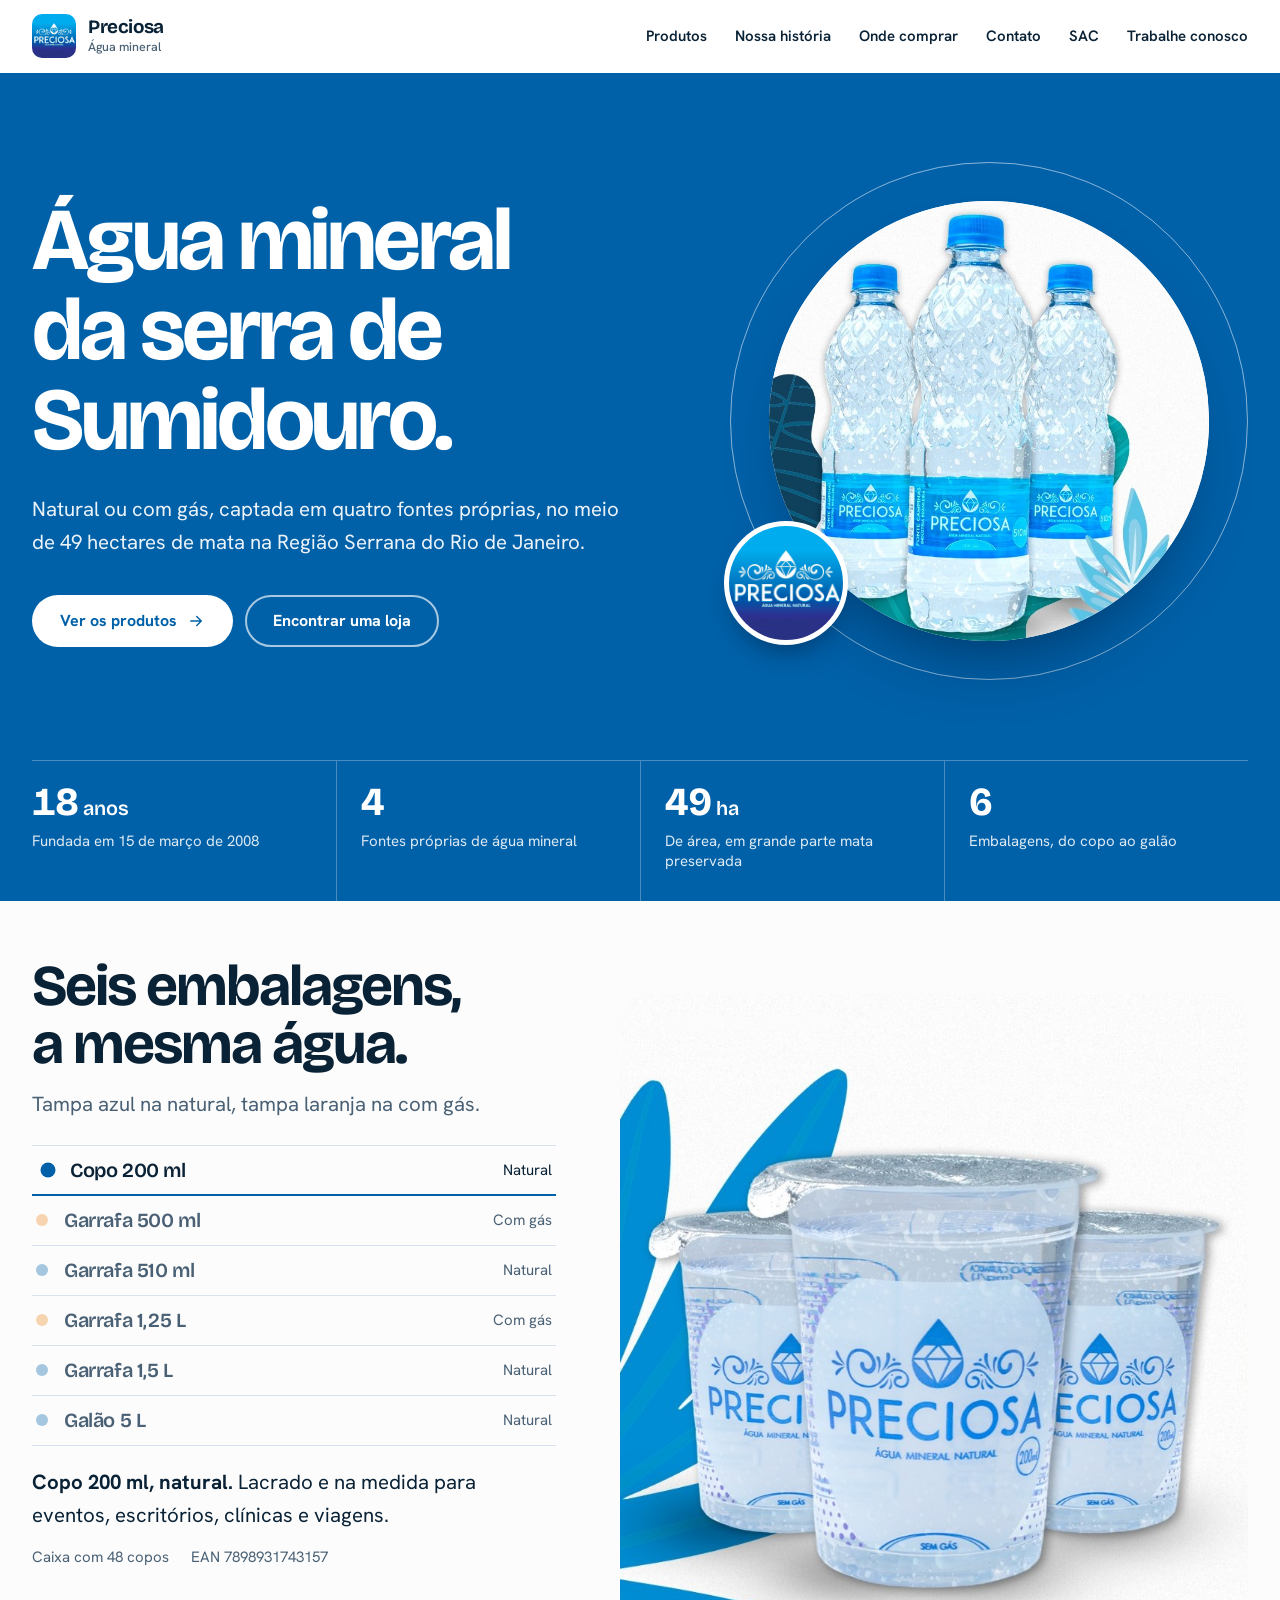
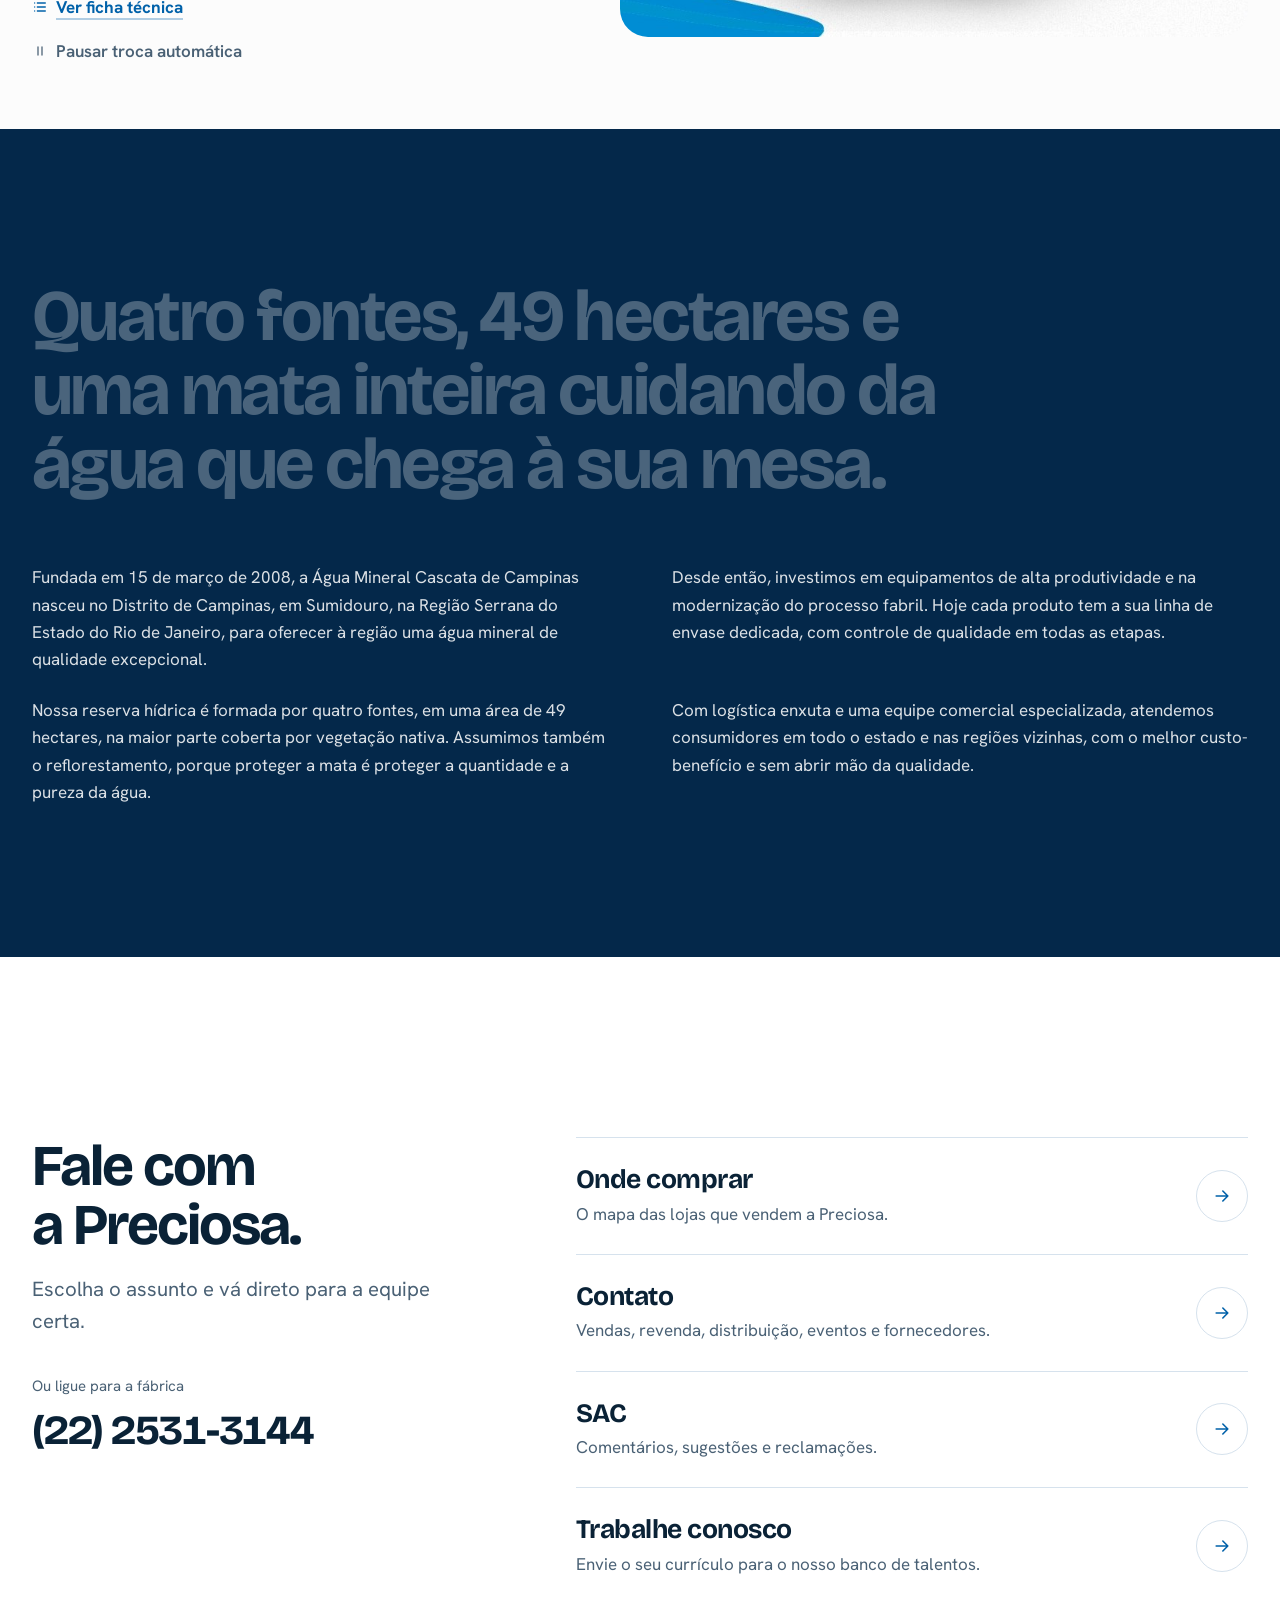
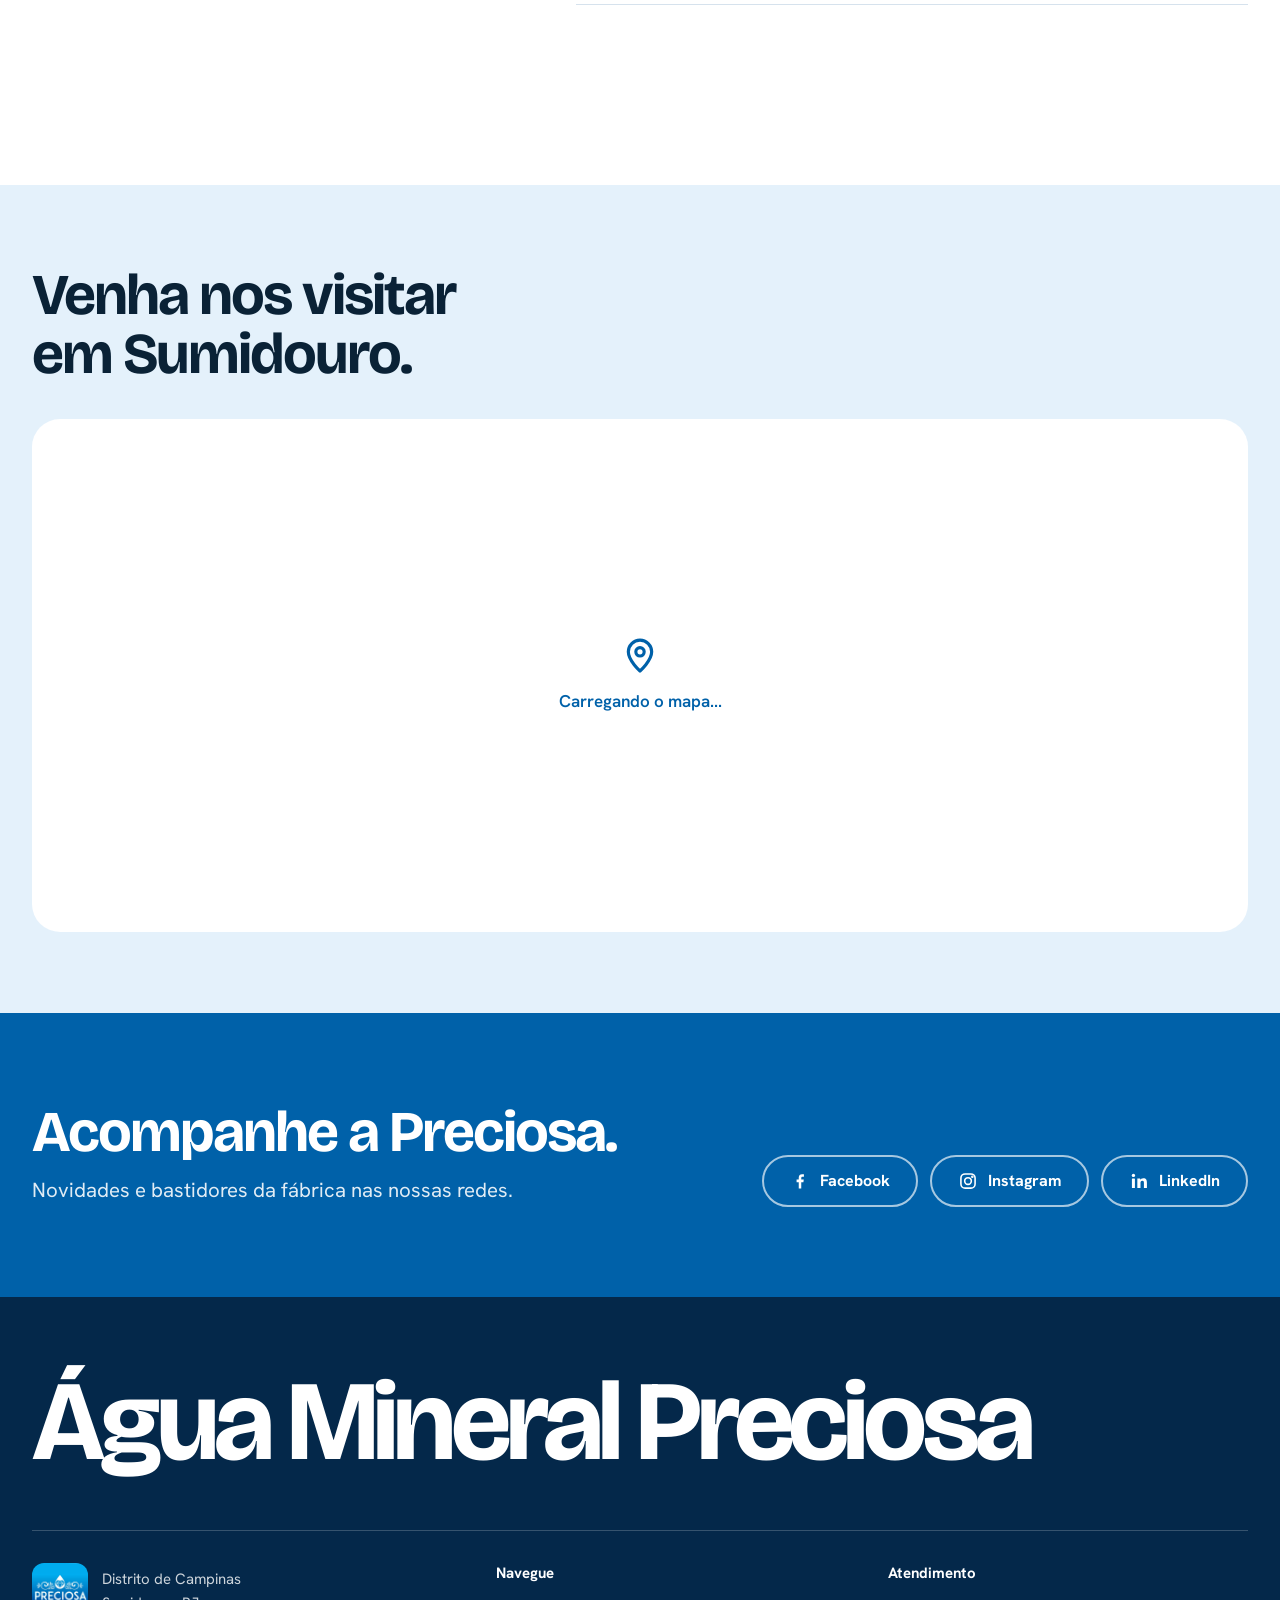
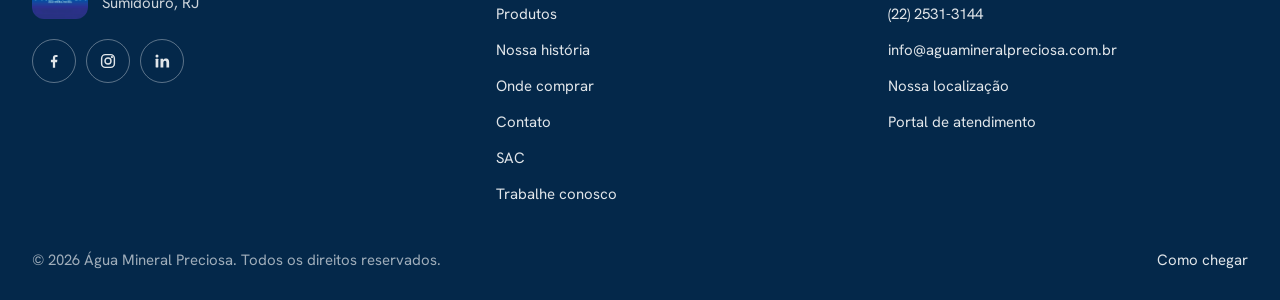
<file: index.html>
<!doctype html>
<html lang="pt-BR">
<head>
<meta charset="utf-8">
<meta name="viewport" content="width=device-width, initial-scale=1, viewport-fit=cover">
<title>Água Mineral Preciosa</title>
<meta name="claude:viewport-fit-sides" content="cover">
<meta name="description" content="Água mineral natural e com gás, captada em quatro fontes próprias em Sumidouro, na Região Serrana do Rio de Janeiro.">
<meta name="theme-color" content="#0061a9">
<meta property="og:type" content="website">
<meta property="og:locale" content="pt_BR">
<meta property="og:site_name" content="Água Mineral Preciosa">
<meta property="og:title" content="Água Mineral Preciosa">
<meta property="og:description" content="Água mineral natural e com gás, captada em quatro fontes próprias em Sumidouro, na Região Serrana do Rio de Janeiro.">
<meta property="og:image" content="assets/img/logo.png">
<link rel="icon" href="assets/img/logo.png">
<link rel="preload" href="assets/fonts/bricolage-grotesque.woff" as="font" type="font/woff" crossorigin>
<link rel="preload" href="assets/fonts/hanken-grotesk.woff" as="font" type="font/woff" crossorigin>
<link rel="stylesheet" href="assets/css/style.css?v=20261109a">
</head>
<body>

<a class="pular" href="#conteudo">Pular para o conteúdo</a>
<header class="cabecalho">
  <div class="caixa">
    <a class="marca" href="index.html" aria-label="Água Mineral Preciosa, página inicial">
      <img src="assets/img/logo.png" alt="" width="44" height="44">
      <span class="marca-nome">Preciosa<small>Água mineral</small></span>
    </a>
    <button class="menu-botao" type="button" aria-expanded="false" aria-controls="navegacao" aria-label="Abrir menu"><svg class="abrir" viewBox="0 0 24 24" width="24" height="24" fill="none" stroke="currentColor" stroke-width="1.9" stroke-linecap="round" stroke-linejoin="round" aria-hidden="true"><path d="M4 8h16M4 16h16"/></svg><svg class="fechar" viewBox="0 0 24 24" width="24" height="24" fill="none" stroke="currentColor" stroke-width="1.9" stroke-linecap="round" stroke-linejoin="round" aria-hidden="true"><path d="M6 6l12 12M18 6L6 18"/></svg></button>
    <nav class="nav" id="navegacao" aria-label="Menu principal">
      <ul><li><a href="index.html#produtos">Produtos</a></li><li><a href="index.html#historia">Nossa história</a></li><li><a href="onde-comprar.html">Onde comprar</a></li><li><a href="contato.html">Contato</a></li><li><a href="sac.html">SAC</a></li><li><a href="trabalhe-conosco.html">Trabalhe conosco</a></li></ul>
    </nav>
  </div>
</header>
<main id="conteudo">

<section class="tela fundo-azul abertura">
  <div class="bolhas" aria-hidden="true"><span></span><span></span><span></span><span></span><span></span><span></span></div>
  <div class="caixa abertura-grade">
    <div data-entra>
      <h1>Água mineral da serra de Sumidouro.</h1>
      <p class="lead">Natural ou com gás, captada em quatro fontes próprias, no meio de 49 hectares de mata na Região Serrana do Rio de Janeiro.</p>
      <div class="abertura-acoes">
        <a class="botao botao-branco" href="#produtos">Ver os produtos <svg class="seta" viewBox="0 0 24 24" width="24" height="24" fill="none" stroke="currentColor" stroke-width="1.9" stroke-linecap="round" stroke-linejoin="round" aria-hidden="true"><path d="M5 12h14M13 6l6 6-6 6"/></svg></a>
        <a class="botao botao-vazado" href="onde-comprar.html">Encontrar uma loja</a>
      </div>
    </div>
    <div class="abertura-foto">
      <span class="anel" aria-hidden="true"></span><span class="anel" aria-hidden="true"></span>
      <div class="disco"><img src="assets/img/fotos/garrafa-510ml.jpg" alt="Três garrafas de 510 ml da Água Mineral Preciosa" width="838" height="859"></div>
      <div class="selo"><img src="assets/img/logo.png" alt="" width="124" height="124"></div>
    </div>
  </div>
  <div class="caixa">
    <ul class="fatos">
      <li><strong><span data-idade="2008-03-15">18</span><small>anos</small></strong><span class="rot">Fundada em 15 de março de 2008</span></li>
      <li><strong>4</strong><span class="rot">Fontes próprias de água mineral</span></li>
      <li><strong>49<small>ha</small></strong><span class="rot">De área, em grande parte mata preservada</span></li>
      <li><strong>6</strong><span class="rot">Embalagens, do copo ao galão</span></li>
    </ul>
  </div>
</section>

<section class="tela produtos" id="produtos" aria-labelledby="titulo-produtos">
  <div class="caixa">
    <div class="prod" data-produtos>
      <div class="prod-texto">
        <h2 id="titulo-produtos">Seis embalagens, a mesma água.</h2>
        <p class="sub">Tampa azul na natural, tampa laranja na com gás.</p>
        <div class="prod-lista" role="tablist" aria-label="Produtos">
          <button class="prod-item" type="button" role="tab" id="aba-0" aria-controls="painel-0" aria-selected="true"><span class="tampa"></span><span class="nome">Copo 200 ml</span><span class="tipo">Natural</span><span class="barra"></span></button><button class="prod-item" type="button" role="tab" id="aba-1" aria-controls="painel-1" aria-selected="false" tabindex="-1"><span class="tampa gas"></span><span class="nome">Garrafa 500 ml</span><span class="tipo">Com gás</span><span class="barra"></span></button><button class="prod-item" type="button" role="tab" id="aba-2" aria-controls="painel-2" aria-selected="false" tabindex="-1"><span class="tampa"></span><span class="nome">Garrafa 510 ml</span><span class="tipo">Natural</span><span class="barra"></span></button><button class="prod-item" type="button" role="tab" id="aba-3" aria-controls="painel-3" aria-selected="false" tabindex="-1"><span class="tampa gas"></span><span class="nome">Garrafa 1,25 L</span><span class="tipo">Com gás</span><span class="barra"></span></button><button class="prod-item" type="button" role="tab" id="aba-4" aria-controls="painel-4" aria-selected="false" tabindex="-1"><span class="tampa"></span><span class="nome">Garrafa 1,5 L</span><span class="tipo">Natural</span><span class="barra"></span></button><button class="prod-item" type="button" role="tab" id="aba-5" aria-controls="painel-5" aria-selected="false" tabindex="-1"><span class="tampa"></span><span class="nome">Galão 5 L</span><span class="tipo">Natural</span><span class="barra"></span></button>
        </div>
        <div class="prod-painel" role="tabpanel" id="painel-0" aria-labelledby="aba-0">
          <p><strong>Copo 200 ml, natural.</strong> Lacrado e na medida para eventos, escritórios, clínicas e viagens.</p>
          <ul class="prod-dados"><li>Caixa com 48 copos</li><li>EAN 7898931743157</li></ul>
          <div class="prod-acoes"><button class="link-botao" type="button" data-ficha="ficha-0"><svg viewBox="0 0 24 24" width="24" height="24" fill="none" stroke="currentColor" stroke-width="1.9" stroke-linecap="round" stroke-linejoin="round" aria-hidden="true"><path d="M8 6h12M8 12h12M8 18h12M4 6h.01M4 12h.01M4 18h.01"/></svg>Ver ficha técnica</button></div>
        </div><div class="prod-painel" role="tabpanel" id="painel-1" aria-labelledby="aba-1" hidden>
          <p><strong>Garrafa 500 ml, com gás.</strong> Gaseificada, para acompanhar a refeição ou matar a sede com mais frescor.</p>
          <ul class="prod-dados"><li>Pacote com 12 garrafas</li><li>EAN 7898931743270</li></ul>
          <div class="prod-acoes"><button class="link-botao" type="button" data-ficha="ficha-1"><svg viewBox="0 0 24 24" width="24" height="24" fill="none" stroke="currentColor" stroke-width="1.9" stroke-linecap="round" stroke-linejoin="round" aria-hidden="true"><path d="M8 6h12M8 12h12M8 18h12M4 6h.01M4 12h.01M4 18h.01"/></svg>Ver ficha técnica</button></div>
        </div><div class="prod-painel" role="tabpanel" id="painel-2" aria-labelledby="aba-2" hidden>
          <p><strong>Garrafa 510 ml, natural.</strong> Cabe na bolsa, na mochila e no porta-copos do carro.</p>
          <ul class="prod-dados"><li>Pacote com 12 garrafas</li><li>EAN 7898931743058</li></ul>
          <div class="prod-acoes"><button class="link-botao" type="button" data-ficha="ficha-2"><svg viewBox="0 0 24 24" width="24" height="24" fill="none" stroke="currentColor" stroke-width="1.9" stroke-linecap="round" stroke-linejoin="round" aria-hidden="true"><path d="M8 6h12M8 12h12M8 18h12M4 6h.01M4 12h.01M4 18h.01"/></svg>Ver ficha técnica</button></div>
        </div><div class="prod-painel" role="tabpanel" id="painel-3" aria-labelledby="aba-3" hidden>
          <p><strong>Garrafa 1,25 L, com gás.</strong> Tamanho de mesa, para dividir no almoço e no jantar.</p>
          <ul class="prod-dados"><li>Pacote com 6 garrafas</li><li>EAN 7898931743133</li></ul>
          <div class="prod-acoes"><button class="link-botao" type="button" data-ficha="ficha-3"><svg viewBox="0 0 24 24" width="24" height="24" fill="none" stroke="currentColor" stroke-width="1.9" stroke-linecap="round" stroke-linejoin="round" aria-hidden="true"><path d="M8 6h12M8 12h12M8 18h12M4 6h.01M4 12h.01M4 18h.01"/></svg>Ver ficha técnica</button></div>
        </div><div class="prod-painel" role="tabpanel" id="painel-4" aria-labelledby="aba-4" hidden>
          <p><strong>Garrafa 1,5 L, natural.</strong> Para a geladeira de casa e a mesa do trabalho, o dia inteiro.</p>
          <ul class="prod-dados"><li>Pacote com 6 garrafas</li><li>EAN 7898931743072</li></ul>
          <div class="prod-acoes"><button class="link-botao" type="button" data-ficha="ficha-4"><svg viewBox="0 0 24 24" width="24" height="24" fill="none" stroke="currentColor" stroke-width="1.9" stroke-linecap="round" stroke-linejoin="round" aria-hidden="true"><path d="M8 6h12M8 12h12M8 18h12M4 6h.01M4 12h.01M4 18h.01"/></svg>Ver ficha técnica</button></div>
        </div><div class="prod-painel" role="tabpanel" id="painel-5" aria-labelledby="aba-5" hidden>
          <p><strong>Galão 5 L, natural.</strong> Com alça, para a cozinha, o bebedouro e o preparo dos alimentos.</p>
          <ul class="prod-dados"><li>Fardo com 2 galões</li><li>EAN 7898931743362</li></ul>
          <div class="prod-acoes"><button class="link-botao" type="button" data-ficha="ficha-5"><svg viewBox="0 0 24 24" width="24" height="24" fill="none" stroke="currentColor" stroke-width="1.9" stroke-linecap="round" stroke-linejoin="round" aria-hidden="true"><path d="M8 6h12M8 12h12M8 18h12M4 6h.01M4 12h.01M4 18h.01"/></svg>Ver ficha técnica</button></div>
        </div>
        <button class="link-botao discreto" type="button" data-pausa aria-pressed="false"><svg viewBox="0 0 24 24" width="24" height="24" fill="none" stroke="currentColor" stroke-width="1.9" stroke-linecap="round" stroke-linejoin="round" aria-hidden="true"><path d="M9 6v12M15 6v12"/></svg><span>Pausar troca automática</span></button>
      </div>
      <div class="prod-fotos">
        <img src="assets/img/fotos/copo-200ml.jpg" alt="Copo 200 ml natural da Água Mineral Preciosa" width="838" height="859" class="ativa"><img src="assets/img/fotos/garrafa-500ml-com-gas.jpg" alt="Garrafa 500 ml com gás da Água Mineral Preciosa" width="838" height="859" loading="lazy"><img src="assets/img/fotos/garrafa-510ml.jpg" alt="Garrafa 510 ml natural da Água Mineral Preciosa" width="838" height="859" loading="lazy"><img src="assets/img/fotos/garrafa-1250ml-com-gas.jpg" alt="Garrafa 1,25 L com gás da Água Mineral Preciosa" width="838" height="859" loading="lazy"><img src="assets/img/fotos/garrafa-1500ml.jpg" alt="Garrafa 1,5 L natural da Água Mineral Preciosa" width="838" height="859" loading="lazy"><img src="assets/img/fotos/galao-5l.jpg" alt="Galão 5 L natural da Água Mineral Preciosa" width="838" height="859" loading="lazy">
      </div>
    </div>
  </div>
</section>

<section class="tela fundo-noite origem" id="historia" aria-labelledby="titulo-historia">
  <div class="caixa">
    <h2 id="titulo-historia" data-acende>Quatro fontes, 49 hectares e uma mata inteira cuidando da água que chega à sua mesa.</h2>
    <div class="origem-texto">
      <p>Fundada em 15 de março de 2008, a Água Mineral Cascata de Campinas nasceu no Distrito de Campinas, em Sumidouro, na Região Serrana do Estado do Rio de Janeiro, para oferecer à região uma água mineral de qualidade excepcional.</p>
      <p>Desde então, investimos em equipamentos de alta produtividade e na modernização do processo fabril. Hoje cada produto tem a sua linha de envase dedicada, com controle de qualidade em todas as etapas.</p>
      <p>Nossa reserva hídrica é formada por quatro fontes, em uma área de 49 hectares, na maior parte coberta por vegetação nativa. Assumimos também o reflorestamento, porque proteger a mata é proteger a quantidade e a pureza da água.</p>
      <p>Com logística enxuta e uma equipe comercial especializada, atendemos consumidores em todo o estado e nas regiões vizinhas, com o melhor custo-benefício e sem abrir mão da qualidade.</p>
    </div>
  </div>
</section>

<section class="tela" aria-labelledby="titulo-fale">
  <div class="caixa">
    <div class="atende">
      <div class="atende-intro">
        <h2 id="titulo-fale">Fale com a Preciosa.</h2>
        <p>Escolha o assunto e vá direto para a equipe certa.</p>
        <div class="atende-fone"><span>Ou ligue para a fábrica</span><a href="tel:+552225313144">(22) 2531-3144</a></div>
      </div>
      <ul class="trilhos">
        <li><a class="trilho" href="onde-comprar.html"><div><h3>Onde comprar</h3><p>O mapa das lojas que vendem a Preciosa.</p></div><span class="ir"><svg class="seta" viewBox="0 0 24 24" width="24" height="24" fill="none" stroke="currentColor" stroke-width="1.9" stroke-linecap="round" stroke-linejoin="round" aria-hidden="true"><path d="M5 12h14M13 6l6 6-6 6"/></svg></span></a></li>
        <li><a class="trilho" href="contato.html"><div><h3>Contato</h3><p>Vendas, revenda, distribuição, eventos e fornecedores.</p></div><span class="ir"><svg class="seta" viewBox="0 0 24 24" width="24" height="24" fill="none" stroke="currentColor" stroke-width="1.9" stroke-linecap="round" stroke-linejoin="round" aria-hidden="true"><path d="M5 12h14M13 6l6 6-6 6"/></svg></span></a></li>
        <li><a class="trilho" href="sac.html"><div><h3>SAC</h3><p>Comentários, sugestões e reclamações.</p></div><span class="ir"><svg class="seta" viewBox="0 0 24 24" width="24" height="24" fill="none" stroke="currentColor" stroke-width="1.9" stroke-linecap="round" stroke-linejoin="round" aria-hidden="true"><path d="M5 12h14M13 6l6 6-6 6"/></svg></span></a></li>
        <li><a class="trilho" href="trabalhe-conosco.html"><div><h3>Trabalhe conosco</h3><p>Envie o seu currículo para o nosso banco de talentos.</p></div><span class="ir"><svg class="seta" viewBox="0 0 24 24" width="24" height="24" fill="none" stroke="currentColor" stroke-width="1.9" stroke-linecap="round" stroke-linejoin="round" aria-hidden="true"><path d="M5 12h14M13 6l6 6-6 6"/></svg></span></a></li>
      </ul>
    </div>
  </div>
</section>

<section class="tela fundo-agua visita" id="localizacao" aria-labelledby="titulo-local">
  <div class="caixa" style="display:flex;flex-direction:column;flex:1">
    <h2 id="titulo-local">Venha nos visitar em Sumidouro.</h2>
    <div class="mapa ">
        <div class="mapa-aviso" aria-hidden="true"><svg viewBox="0 0 24 24" width="24" height="24" fill="none" stroke="currentColor" stroke-width="1.9" stroke-linecap="round" stroke-linejoin="round" aria-hidden="true"><path d="M12 21s-7-6.2-7-11.5a7 7 0 0 1 14 0C19 14.8 12 21 12 21z"/><circle cx="12" cy="9.5" r="2.5"/></svg><span>Carregando o mapa...</span></div>
        <iframe src="https://www.google.com/maps/embed?pb=!1m18!1m12!1m3!1d14779.612912138762!2d-42.6586987!3d-22.1677554!2m3!1f0!2f0!3f0!3m2!1i1024!2i768!4f13.1!3m3!1m2!1s0x98052f162a4851%3A0xdc856618bc1b3197!2s%C3%81gua%20Mineral%20Preciosa!5e0!3m2!1spt-BR!2sbr!4v1792597951836!5m2!1spt-BR!2sbr" title="Mapa com a localização da Água Mineral Preciosa em Sumidouro, RJ" width="640" height="480" style="border:0;" allowfullscreen="" loading="lazy" referrerpolicy="strict-origin-when-cross-origin"></iframe>
      </div>
  </div>
</section>

<section class="fundo-azul fecho" aria-labelledby="titulo-redes">
  <div class="bolhas" aria-hidden="true"><span></span><span></span><span></span><span></span><span></span><span></span></div>
  <div class="caixa">
    <div>
      <h2 id="titulo-redes">Acompanhe a Preciosa.</h2>
      <p>Novidades e bastidores da fábrica nas nossas redes.</p>
    </div>
    <div class="redes"><a class="botao botao-vazado" href="https://www.facebook.com/aguamineralpreciosa/" target="_blank" rel="noopener"><svg viewBox="0 0 24 24" width="24" height="24" fill="currentColor" aria-hidden="true"><path d="M13.5 21v-7.5h2.6l.4-3.2h-3V8.4c0-.9.3-1.6 1.6-1.6h1.6V4c-.3 0-1.2-.1-2.3-.1-2.3 0-3.9 1.4-3.9 4v2.4H7.9v3.2h2.6V21z"/></svg>Facebook</a><a class="botao botao-vazado" href="https://www.instagram.com/aguamineralpreciosa/" target="_blank" rel="noopener"><svg viewBox="0 0 24 24" width="24" height="24" fill="none" stroke="currentColor" stroke-width="1.9" stroke-linecap="round" stroke-linejoin="round" aria-hidden="true"><rect x="3.5" y="3.5" width="17" height="17" rx="5"/><circle cx="12" cy="12" r="4"/><circle cx="17.2" cy="6.8" r=".6" fill="currentColor"/></svg>Instagram</a><a class="botao botao-vazado" href="https://www.linkedin.com/company/%C3%A1gua-mineral-preciosa" target="_blank" rel="noopener"><svg viewBox="0 0 24 24" width="24" height="24" fill="currentColor" aria-hidden="true"><rect x="3.5" y="9" width="3.6" height="11.5" rx=".5"/><circle cx="5.3" cy="5.3" r="2"/><path d="M10 9h3.4v1.6c.6-1 1.9-1.9 3.8-1.9 3.6 0 4.3 2.4 4.3 5.4v6.4h-3.6v-5.7c0-1.4 0-3.1-1.9-3.1s-2.2 1.5-2.2 3v5.8H10z"/></svg>LinkedIn</a></div>
  </div>
</section>

</main>

<footer class="rodape">
  <div class="caixa">
    <p class="rodape-nome">Água Mineral Preciosa</p>
    <div class="rodape-grade">
      <div>
        <div class="rodape-marca">
          <img src="assets/img/logo.png" alt="" width="56" height="56">
          <span>Distrito de Campinas<br>Sumidouro, RJ</span>
        </div>
        <div class="rodape-redes"><a href="https://www.facebook.com/aguamineralpreciosa/" target="_blank" rel="noopener" aria-label="Facebook"><svg viewBox="0 0 24 24" width="24" height="24" fill="currentColor" aria-hidden="true"><path d="M13.5 21v-7.5h2.6l.4-3.2h-3V8.4c0-.9.3-1.6 1.6-1.6h1.6V4c-.3 0-1.2-.1-2.3-.1-2.3 0-3.9 1.4-3.9 4v2.4H7.9v3.2h2.6V21z"/></svg></a><a href="https://www.instagram.com/aguamineralpreciosa/" target="_blank" rel="noopener" aria-label="Instagram"><svg viewBox="0 0 24 24" width="24" height="24" fill="none" stroke="currentColor" stroke-width="1.9" stroke-linecap="round" stroke-linejoin="round" aria-hidden="true"><rect x="3.5" y="3.5" width="17" height="17" rx="5"/><circle cx="12" cy="12" r="4"/><circle cx="17.2" cy="6.8" r=".6" fill="currentColor"/></svg></a><a href="https://www.linkedin.com/company/%C3%A1gua-mineral-preciosa" target="_blank" rel="noopener" aria-label="LinkedIn"><svg viewBox="0 0 24 24" width="24" height="24" fill="currentColor" aria-hidden="true"><rect x="3.5" y="9" width="3.6" height="11.5" rx=".5"/><circle cx="5.3" cy="5.3" r="2"/><path d="M10 9h3.4v1.6c.6-1 1.9-1.9 3.8-1.9 3.6 0 4.3 2.4 4.3 5.4v6.4h-3.6v-5.7c0-1.4 0-3.1-1.9-3.1s-2.2 1.5-2.2 3v5.8H10z"/></svg></a></div>
      </div>
      <div>
        <h2>Navegue</h2>
        <ul>
          <li><a href="index.html#produtos">Produtos</a></li>
          <li><a href="index.html#historia">Nossa história</a></li>
          <li><a href="onde-comprar.html">Onde comprar</a></li>
          <li><a href="contato.html">Contato</a></li>
          <li><a href="sac.html">SAC</a></li>
          <li><a href="trabalhe-conosco.html">Trabalhe conosco</a></li>
        </ul>
      </div>
      <div>
        <h2>Atendimento</h2>
        <ul>
          <li><a href="tel:+552225313144">(22) 2531-3144</a></li>
          <li><a href="mailto:info@aguamineralpreciosa.com.br">info@aguamineralpreciosa.com.br</a></li>
          <li><a href="https://maps.app.goo.gl/1JVVENBnwkjkBkMn6" target="_blank" rel="noopener">Nossa localização</a></li>
          <li><a href="https://portal.aguamineralpreciosa.com.br" target="_blank" rel="noopener">Portal de atendimento</a></li>
        </ul>
      </div>
    </div>
    <div class="rodape-base">
      <span>© <span data-ano>2026</span> Água Mineral Preciosa. Todos os direitos reservados.</span>
      <a href="https://www.google.com/maps/dir/?api=1&destination=-22.1645905,-42.6588472" target="_blank" rel="noopener">Como chegar</a>
    </div>
  </div>
</footer>
<dialog class="ficha" id="ficha-0" aria-labelledby="ficha-titulo-0">
  <div class="ficha-topo">
    <div><h3 id="ficha-titulo-0">Copo 200 ml</h3><p>Natural · ficha técnica</p></div>
    <button class="ficha-fechar" type="button" data-fechar aria-label="Fechar ficha técnica"><svg viewBox="0 0 24 24" width="24" height="24" fill="none" stroke="currentColor" stroke-width="1.9" stroke-linecap="round" stroke-linejoin="round" aria-hidden="true"><path d="M6 6l12 12M18 6L6 18"/></svg></button>
  </div>
  <table><tr><th scope="row">Peso da unidade</th><td>224 g</td></tr><tr><th scope="row">Peso do pacote</th><td>10,830 kg</td></tr><tr><th scope="row">Altura do pacote</th><td>19 cm</td></tr><tr><th scope="row">Largura do pacote</th><td>27 cm</td></tr><tr><th scope="row">Peso do palete</th><td>817,5 kg</td></tr><tr><th scope="row">Altura do palete</th><td>1,29 m</td></tr><tr><th scope="row">EAN</th><td>7898931743157</td></tr><tr><th scope="row">NCM</th><td>22011000</td></tr><tr><th scope="row">CEST</th><td>300600</td></tr><tr><th scope="row">Empilhamento máximo</th><td>0</td></tr><tr><th scope="row">Lastro</th><td>6 lastros com 12 caixas</td></tr><tr><th scope="row">Unidades por pacote</th><td>48 copos por caixa</td></tr><tr><th scope="row">Pacotes por palete</th><td>72 caixas</td></tr></table>
  <div class="ficha-base"><a class="link-botao" href="assets/img/produtos/copo-200ml.jpg" target="_blank" rel="noopener">Abrir a ficha em imagem</a></div>
</dialog>
<dialog class="ficha" id="ficha-1" aria-labelledby="ficha-titulo-1">
  <div class="ficha-topo">
    <div><h3 id="ficha-titulo-1">Garrafa 500 ml</h3><p>Com gás · ficha técnica</p></div>
    <button class="ficha-fechar" type="button" data-fechar aria-label="Fechar ficha técnica"><svg viewBox="0 0 24 24" width="24" height="24" fill="none" stroke="currentColor" stroke-width="1.9" stroke-linecap="round" stroke-linejoin="round" aria-hidden="true"><path d="M6 6l12 12M18 6L6 18"/></svg></button>
  </div>
  <table><tr><th scope="row">Peso da unidade</th><td>528 g</td></tr><tr><th scope="row">Peso do pacote</th><td>6,335 kg</td></tr><tr><th scope="row">Altura do pacote</th><td>21 cm</td></tr><tr><th scope="row">Largura do pacote</th><td>19 cm</td></tr><tr><th scope="row">Peso do palete</th><td>1.004,0 kg</td></tr><tr><th scope="row">Altura do palete</th><td>1,43 m</td></tr><tr><th scope="row">EAN</th><td>7898931743270</td></tr><tr><th scope="row">NCM</th><td>22011000</td></tr><tr><th scope="row">CEST</th><td>300600</td></tr><tr><th scope="row">Empilhamento máximo</th><td>0</td></tr><tr><th scope="row">Lastro</th><td>6 lastros com 25 pacotes</td></tr><tr><th scope="row">Unidades por pacote</th><td>12 garrafas</td></tr><tr><th scope="row">Pacotes por palete</th><td>150 fardos</td></tr></table>
  <div class="ficha-base"><a class="link-botao" href="assets/img/produtos/garrafa-500ml-com-gas.jpg" target="_blank" rel="noopener">Abrir a ficha em imagem</a></div>
</dialog>
<dialog class="ficha" id="ficha-2" aria-labelledby="ficha-titulo-2">
  <div class="ficha-topo">
    <div><h3 id="ficha-titulo-2">Garrafa 510 ml</h3><p>Natural · ficha técnica</p></div>
    <button class="ficha-fechar" type="button" data-fechar aria-label="Fechar ficha técnica"><svg viewBox="0 0 24 24" width="24" height="24" fill="none" stroke="currentColor" stroke-width="1.9" stroke-linecap="round" stroke-linejoin="round" aria-hidden="true"><path d="M6 6l12 12M18 6L6 18"/></svg></button>
  </div>
  <table><tr><th scope="row">Peso da unidade</th><td>550 g</td></tr><tr><th scope="row">Peso do pacote</th><td>6,560 kg</td></tr><tr><th scope="row">Altura do pacote</th><td>21 cm</td></tr><tr><th scope="row">Largura do pacote</th><td>19 cm</td></tr><tr><th scope="row">Peso do palete</th><td>1.042,5 kg</td></tr><tr><th scope="row">Altura do palete</th><td>1,42 m</td></tr><tr><th scope="row">EAN</th><td>7898931743058</td></tr><tr><th scope="row">NCM</th><td>22011000</td></tr><tr><th scope="row">CEST</th><td>300600</td></tr><tr><th scope="row">Empilhamento máximo</th><td>0</td></tr><tr><th scope="row">Lastro</th><td>6 lastros com 25 pacotes</td></tr><tr><th scope="row">Unidades por pacote</th><td>12 garrafas</td></tr><tr><th scope="row">Pacotes por palete</th><td>150 fardos</td></tr></table>
  <div class="ficha-base"><a class="link-botao" href="assets/img/produtos/garrafa-510ml.jpg" target="_blank" rel="noopener">Abrir a ficha em imagem</a></div>
</dialog>
<dialog class="ficha" id="ficha-3" aria-labelledby="ficha-titulo-3">
  <div class="ficha-topo">
    <div><h3 id="ficha-titulo-3">Garrafa 1,25 L</h3><p>Com gás · ficha técnica</p></div>
    <button class="ficha-fechar" type="button" data-fechar aria-label="Fechar ficha técnica"><svg viewBox="0 0 24 24" width="24" height="24" fill="none" stroke="currentColor" stroke-width="1.9" stroke-linecap="round" stroke-linejoin="round" aria-hidden="true"><path d="M6 6l12 12M18 6L6 18"/></svg></button>
  </div>
  <table><tr><th scope="row">Peso da unidade</th><td>1,322 kg</td></tr><tr><th scope="row">Peso do pacote</th><td>7,995 kg</td></tr><tr><th scope="row">Altura do pacote</th><td>30 cm</td></tr><tr><th scope="row">Largura do pacote</th><td>26 cm</td></tr><tr><th scope="row">Peso do palete</th><td>880 kg</td></tr><tr><th scope="row">Altura do palete</th><td>1,32 m</td></tr><tr><th scope="row">EAN</th><td>7898931743133</td></tr><tr><th scope="row">NCM</th><td>22011000</td></tr><tr><th scope="row">CEST</th><td>300600</td></tr><tr><th scope="row">Empilhamento máximo</th><td>0</td></tr><tr><th scope="row">Lastro</th><td>4 lastros com 26 pacotes</td></tr><tr><th scope="row">Unidades por pacote</th><td>6 garrafas</td></tr><tr><th scope="row">Pacotes por palete</th><td>104 fardos</td></tr></table>
  <div class="ficha-base"><a class="link-botao" href="assets/img/produtos/garrafa-1250ml-com-gas.jpg" target="_blank" rel="noopener">Abrir a ficha em imagem</a></div>
</dialog>
<dialog class="ficha" id="ficha-4" aria-labelledby="ficha-titulo-4">
  <div class="ficha-topo">
    <div><h3 id="ficha-titulo-4">Garrafa 1,5 L</h3><p>Natural · ficha técnica</p></div>
    <button class="ficha-fechar" type="button" data-fechar aria-label="Fechar ficha técnica"><svg viewBox="0 0 24 24" width="24" height="24" fill="none" stroke="currentColor" stroke-width="1.9" stroke-linecap="round" stroke-linejoin="round" aria-hidden="true"><path d="M6 6l12 12M18 6L6 18"/></svg></button>
  </div>
  <table><tr><th scope="row">Peso da unidade</th><td>1,546 kg</td></tr><tr><th scope="row">Peso do pacote</th><td>9,155 kg</td></tr><tr><th scope="row">Altura do pacote</th><td>32 cm</td></tr><tr><th scope="row">Largura do pacote</th><td>17 cm</td></tr><tr><th scope="row">Peso do palete</th><td>1.003,5 kg</td></tr><tr><th scope="row">Altura do palete</th><td>1,42 m</td></tr><tr><th scope="row">EAN</th><td>7898931743072</td></tr><tr><th scope="row">NCM</th><td>22011000</td></tr><tr><th scope="row">CEST</th><td>300600</td></tr><tr><th scope="row">Empilhamento máximo</th><td>0</td></tr><tr><th scope="row">Lastro</th><td>4 lastros com 26 pacotes</td></tr><tr><th scope="row">Unidades por pacote</th><td>6 garrafas</td></tr><tr><th scope="row">Pacotes por palete</th><td>104 fardos</td></tr></table>
  <div class="ficha-base"><a class="link-botao" href="assets/img/produtos/garrafa-1500ml.jpg" target="_blank" rel="noopener">Abrir a ficha em imagem</a></div>
</dialog>
<dialog class="ficha" id="ficha-5" aria-labelledby="ficha-titulo-5">
  <div class="ficha-topo">
    <div><h3 id="ficha-titulo-5">Galão 5 L</h3><p>Natural · ficha técnica</p></div>
    <button class="ficha-fechar" type="button" data-fechar aria-label="Fechar ficha técnica"><svg viewBox="0 0 24 24" width="24" height="24" fill="none" stroke="currentColor" stroke-width="1.9" stroke-linecap="round" stroke-linejoin="round" aria-hidden="true"><path d="M6 6l12 12M18 6L6 18"/></svg></button>
  </div>
  <table><tr><th scope="row">Peso da unidade</th><td>5,170 kg</td></tr><tr><th scope="row">Peso do pacote</th><td>10,430 kg</td></tr><tr><th scope="row">Altura do pacote</th><td>33 cm</td></tr><tr><th scope="row">Largura do pacote</th><td>15 cm</td></tr><tr><th scope="row">Peso do palete</th><td>752,5 kg</td></tr><tr><th scope="row">Altura do palete</th><td>1,15 m</td></tr><tr><th scope="row">EAN</th><td>7898931743362</td></tr><tr><th scope="row">NCM</th><td>22011000</td></tr><tr><th scope="row">CEST</th><td>300600</td></tr><tr><th scope="row">Empilhamento máximo</th><td>0</td></tr><tr><th scope="row">Lastro</th><td>3 lastros com 23 pacotes</td></tr><tr><th scope="row">Unidades por pacote</th><td>2 galões</td></tr><tr><th scope="row">Pacotes por palete</th><td>69 fardos</td></tr></table>
  <div class="ficha-base"><a class="link-botao" href="assets/img/produtos/galao-5l.jpg" target="_blank" rel="noopener">Abrir a ficha em imagem</a></div>
</dialog>
<script src="assets/js/site.js?v=20261109a"></script>
</body>
</html>
</file>
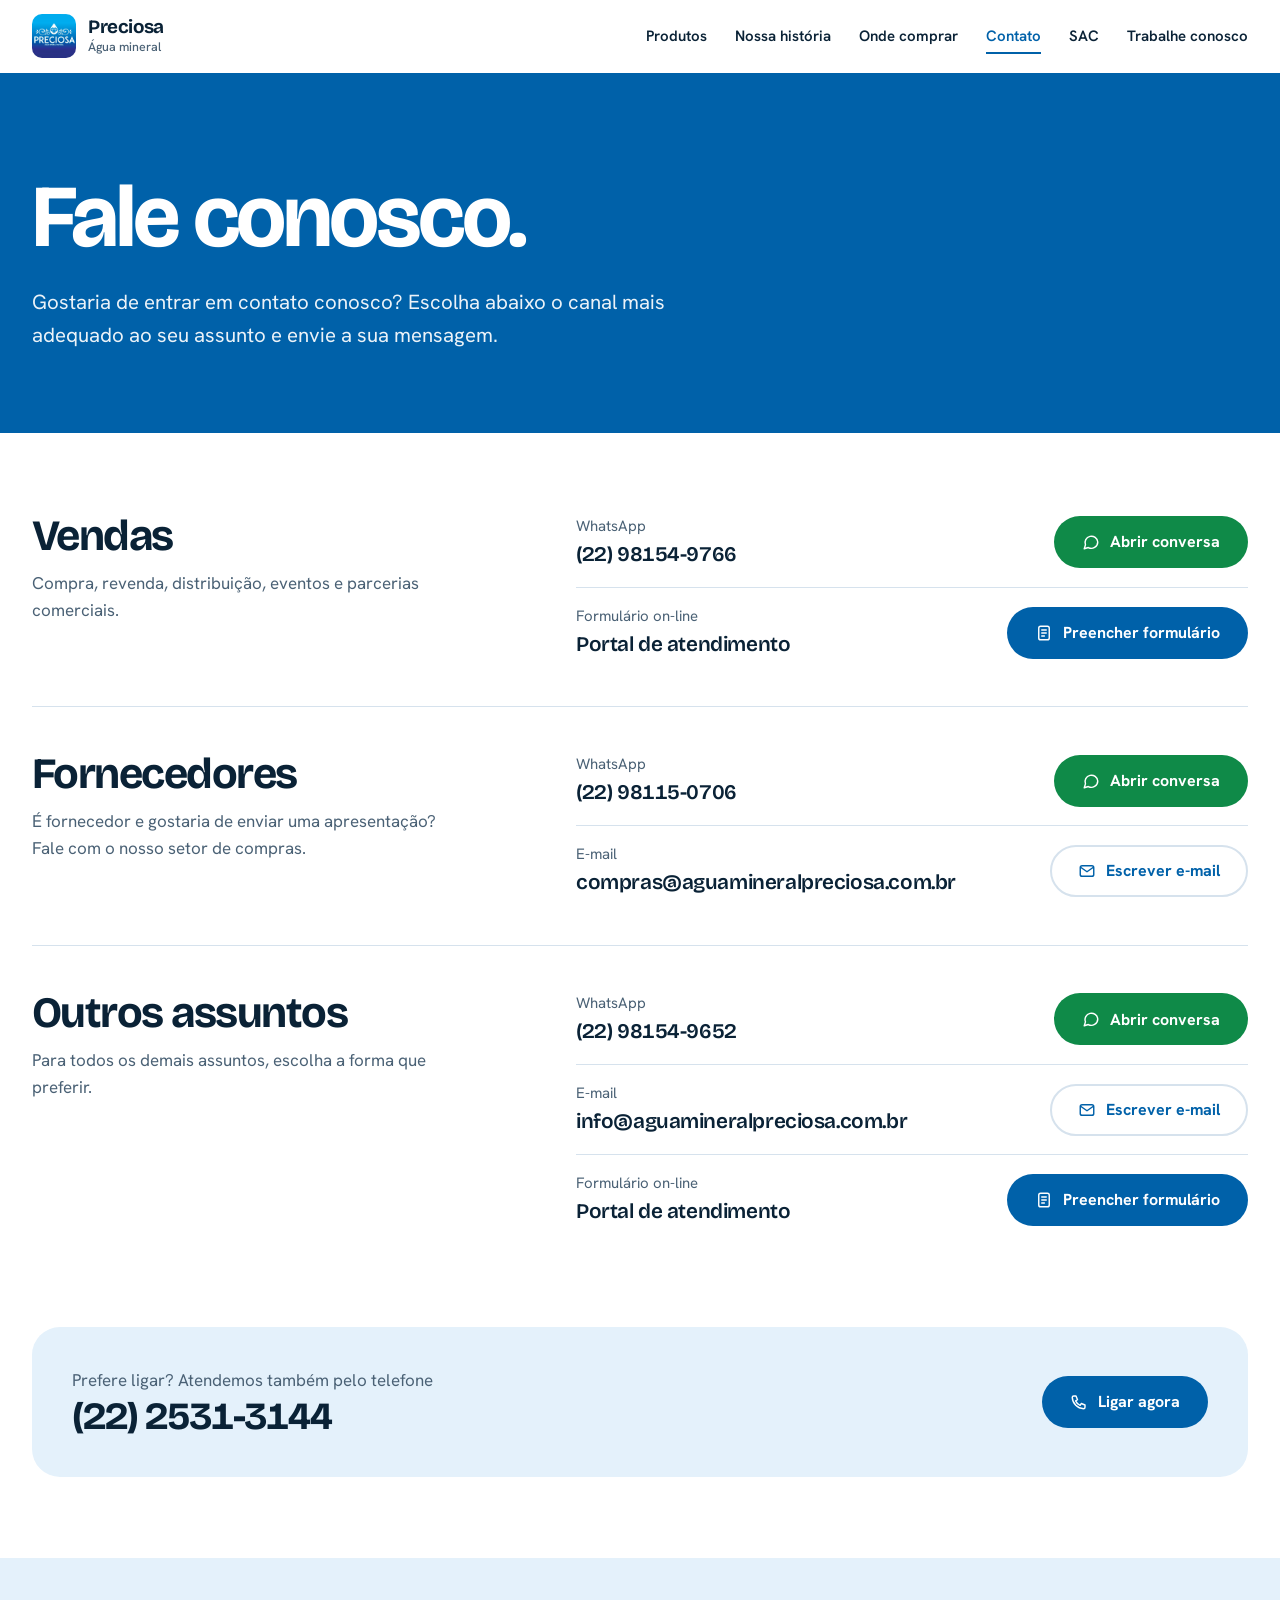
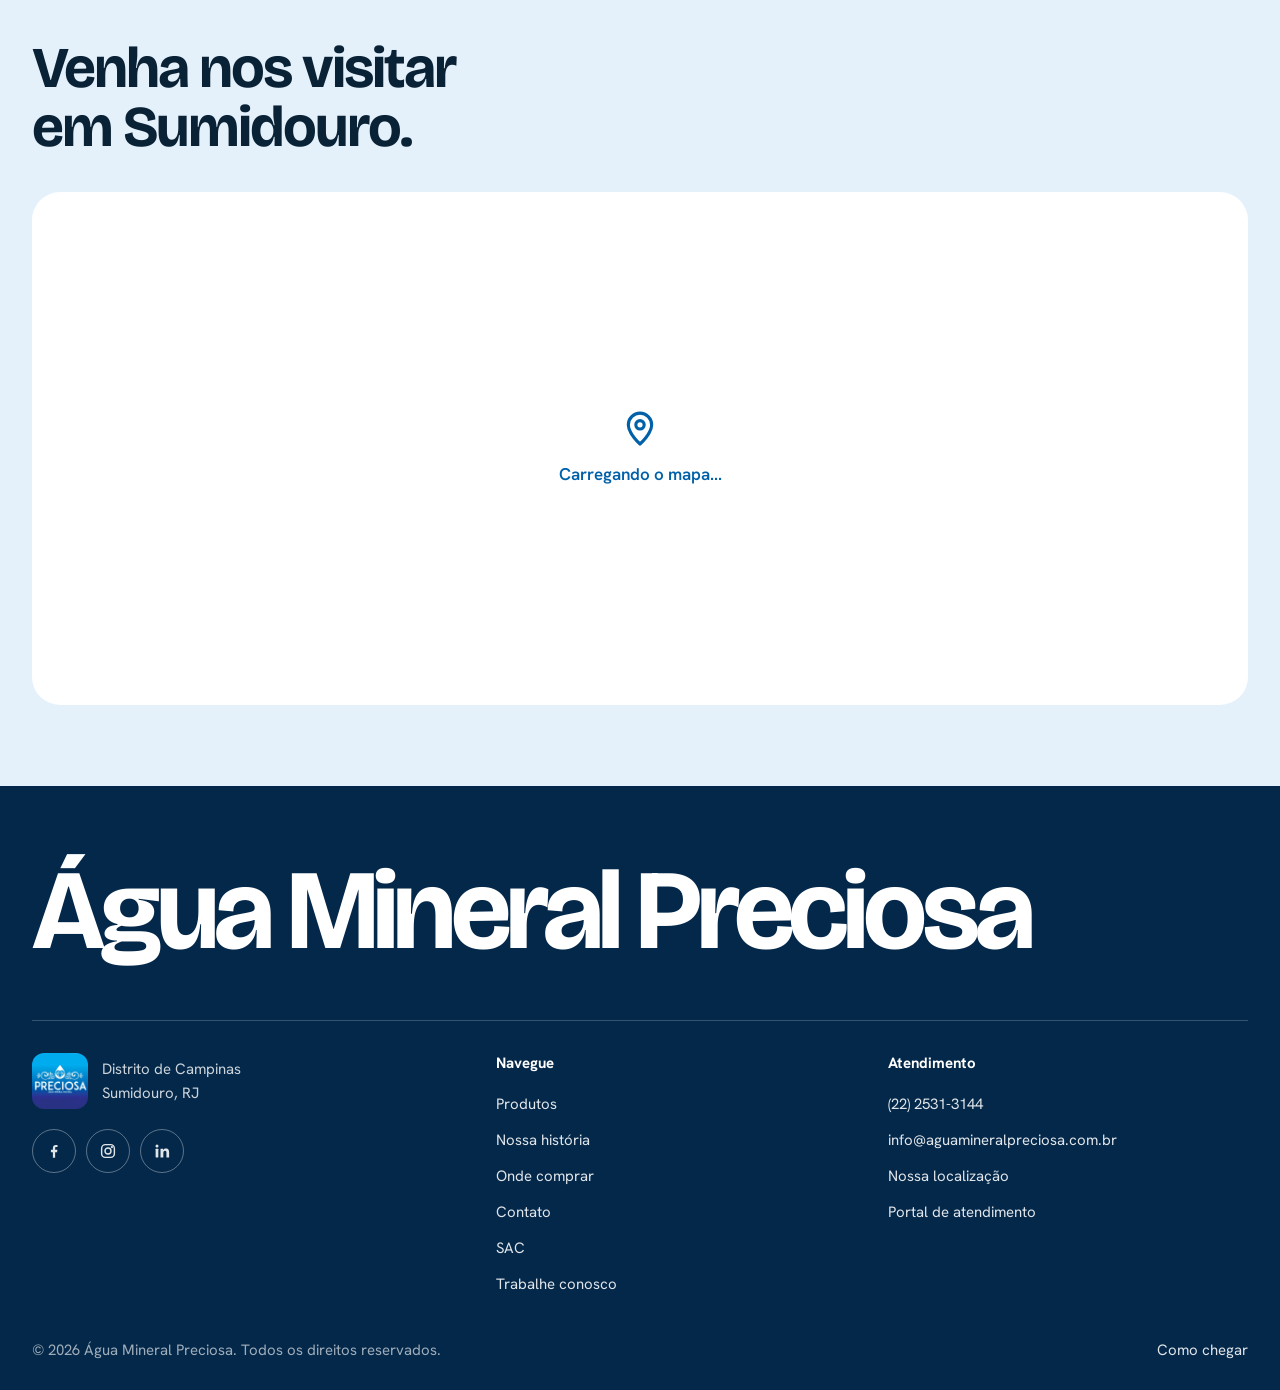
<file: contato.html>
<!doctype html>
<html lang="pt-BR">
<head>
<meta charset="utf-8">
<meta name="viewport" content="width=device-width, initial-scale=1, viewport-fit=cover">
<title>Contato | Água Mineral Preciosa</title>
<meta name="claude:viewport-fit-sides" content="cover">
<meta name="description" content="Canais de contato da Água Mineral Preciosa: vendas, fornecedores e outros assuntos.">
<meta name="theme-color" content="#0061a9">
<meta property="og:type" content="website">
<meta property="og:locale" content="pt_BR">
<meta property="og:site_name" content="Água Mineral Preciosa">
<meta property="og:title" content="Contato | Água Mineral Preciosa">
<meta property="og:description" content="Canais de contato da Água Mineral Preciosa: vendas, fornecedores e outros assuntos.">
<meta property="og:image" content="assets/img/logo.png">
<link rel="icon" href="assets/img/logo.png">
<link rel="preload" href="assets/fonts/bricolage-grotesque.woff" as="font" type="font/woff" crossorigin>
<link rel="preload" href="assets/fonts/hanken-grotesk.woff" as="font" type="font/woff" crossorigin>
<link rel="stylesheet" href="assets/css/style.css?v=20261109a">
</head>
<body>

<a class="pular" href="#conteudo">Pular para o conteúdo</a>
<header class="cabecalho">
  <div class="caixa">
    <a class="marca" href="index.html" aria-label="Água Mineral Preciosa, página inicial">
      <img src="assets/img/logo.png" alt="" width="44" height="44">
      <span class="marca-nome">Preciosa<small>Água mineral</small></span>
    </a>
    <button class="menu-botao" type="button" aria-expanded="false" aria-controls="navegacao" aria-label="Abrir menu"><svg class="abrir" viewBox="0 0 24 24" width="24" height="24" fill="none" stroke="currentColor" stroke-width="1.9" stroke-linecap="round" stroke-linejoin="round" aria-hidden="true"><path d="M4 8h16M4 16h16"/></svg><svg class="fechar" viewBox="0 0 24 24" width="24" height="24" fill="none" stroke="currentColor" stroke-width="1.9" stroke-linecap="round" stroke-linejoin="round" aria-hidden="true"><path d="M6 6l12 12M18 6L6 18"/></svg></button>
    <nav class="nav" id="navegacao" aria-label="Menu principal">
      <ul><li><a href="index.html#produtos">Produtos</a></li><li><a href="index.html#historia">Nossa história</a></li><li><a href="onde-comprar.html">Onde comprar</a></li><li><a href="contato.html" aria-current="page">Contato</a></li><li><a href="sac.html">SAC</a></li><li><a href="trabalhe-conosco.html">Trabalhe conosco</a></li></ul>
    </nav>
  </div>
</header>
<main id="conteudo">

<section class="topo fundo-azul">
  <div class="bolhas" aria-hidden="true"><span></span><span></span><span></span><span></span><span></span><span></span></div>
  <div class="caixa" data-entra>
    <h1>Fale conosco.</h1>
    <p>Gostaria de entrar em contato conosco? Escolha abaixo o canal mais adequado ao seu assunto e envie a sua mensagem.</p>
  </div>
</section>
<section class="secao">
  <div class="caixa">
    <article class="canal">
  <div class="canal-intro"><h2>Vendas</h2><p>Compra, revenda, distribuição, eventos e parcerias comerciais.</p></div>
  <ul class="vias"><li class="via"><div class="via-info"><small>WhatsApp</small><span>(22) 98154-9766</span></div>
<a class="botao botao-wpp" href="https://wa.me/5522981549766" target="_blank" rel="noopener"><svg viewBox="0 0 24 24" width="24" height="24" fill="none" stroke="currentColor" stroke-width="1.9" stroke-linecap="round" stroke-linejoin="round" aria-hidden="true"><path d="M21 12a8.5 8.5 0 0 1-12.6 7.4L3 21l1.6-5.2A8.5 8.5 0 1 1 21 12z"/></svg>Abrir conversa</a></li><li class="via"><div class="via-info"><small>Formulário on-line</small><span>Portal de atendimento</span></div>
<a class="botao botao-azul" href="https://portal.aguamineralpreciosa.com.br/#/vendas" target="_blank" rel="noopener"><svg viewBox="0 0 24 24" width="24" height="24" fill="none" stroke="currentColor" stroke-width="1.9" stroke-linecap="round" stroke-linejoin="round" aria-hidden="true"><rect x="5" y="3" width="14" height="18" rx="2.5"/><path d="M9 8h6M9 12h6M9 16h3.5"/></svg>Preencher formulário</a></li></ul>
</article>
    <article class="canal">
  <div class="canal-intro"><h2>Fornecedores</h2><p>É fornecedor e gostaria de enviar uma apresentação? Fale com o nosso setor de compras.</p></div>
  <ul class="vias"><li class="via"><div class="via-info"><small>WhatsApp</small><span>(22) 98115-0706</span></div>
<a class="botao botao-wpp" href="https://wa.me/5522981150706" target="_blank" rel="noopener"><svg viewBox="0 0 24 24" width="24" height="24" fill="none" stroke="currentColor" stroke-width="1.9" stroke-linecap="round" stroke-linejoin="round" aria-hidden="true"><path d="M21 12a8.5 8.5 0 0 1-12.6 7.4L3 21l1.6-5.2A8.5 8.5 0 1 1 21 12z"/></svg>Abrir conversa</a></li><li class="via"><div class="via-info"><small>E-mail</small><span>compras@aguamineralpreciosa.com.br</span></div>
<a class="botao botao-linha" href="mailto:compras@aguamineralpreciosa.com.br"><svg viewBox="0 0 24 24" width="24" height="24" fill="none" stroke="currentColor" stroke-width="1.9" stroke-linecap="round" stroke-linejoin="round" aria-hidden="true"><rect x="3" y="5" width="18" height="14" rx="2.5"/><path d="M3.5 7l8.5 6 8.5-6"/></svg>Escrever e-mail</a></li></ul>
</article>
    <article class="canal">
  <div class="canal-intro"><h2>Outros assuntos</h2><p>Para todos os demais assuntos, escolha a forma que preferir.</p></div>
  <ul class="vias"><li class="via"><div class="via-info"><small>WhatsApp</small><span>(22) 98154-9652</span></div>
<a class="botao botao-wpp" href="https://wa.me/5522981549652" target="_blank" rel="noopener"><svg viewBox="0 0 24 24" width="24" height="24" fill="none" stroke="currentColor" stroke-width="1.9" stroke-linecap="round" stroke-linejoin="round" aria-hidden="true"><path d="M21 12a8.5 8.5 0 0 1-12.6 7.4L3 21l1.6-5.2A8.5 8.5 0 1 1 21 12z"/></svg>Abrir conversa</a></li><li class="via"><div class="via-info"><small>E-mail</small><span>info@aguamineralpreciosa.com.br</span></div>
<a class="botao botao-linha" href="mailto:info@aguamineralpreciosa.com.br"><svg viewBox="0 0 24 24" width="24" height="24" fill="none" stroke="currentColor" stroke-width="1.9" stroke-linecap="round" stroke-linejoin="round" aria-hidden="true"><rect x="3" y="5" width="18" height="14" rx="2.5"/><path d="M3.5 7l8.5 6 8.5-6"/></svg>Escrever e-mail</a></li><li class="via"><div class="via-info"><small>Formulário on-line</small><span>Portal de atendimento</span></div>
<a class="botao botao-azul" href="https://portal.aguamineralpreciosa.com.br/#/informações" target="_blank" rel="noopener"><svg viewBox="0 0 24 24" width="24" height="24" fill="none" stroke="currentColor" stroke-width="1.9" stroke-linecap="round" stroke-linejoin="round" aria-hidden="true"><rect x="5" y="3" width="14" height="18" rx="2.5"/><path d="M9 8h6M9 12h6M9 16h3.5"/></svg>Preencher formulário</a></li></ul>
</article>
    <div class="faixa-fone">
      <div><p>Prefere ligar? Atendemos também pelo telefone</p><strong>(22) 2531-3144</strong></div>
      <a class="botao botao-azul" href="tel:+552225313144"><svg viewBox="0 0 24 24" width="24" height="24" fill="none" stroke="currentColor" stroke-width="1.9" stroke-linecap="round" stroke-linejoin="round" aria-hidden="true"><path d="M5 4h3l2 5-2.5 1.5a11 11 0 0 0 6 6L15 14l5 2v3a2 2 0 0 1-2 2A16 16 0 0 1 3 6a2 2 0 0 1 2-2z"/></svg>Ligar agora</a>
    </div>
  </div>
</section>

<section class="tela fundo-agua visita" id="localizacao" aria-labelledby="titulo-local">
  <div class="caixa" style="display:flex;flex-direction:column;flex:1">
    <h2 id="titulo-local">Venha nos visitar em Sumidouro.</h2>
    <div class="mapa ">
        <div class="mapa-aviso" aria-hidden="true"><svg viewBox="0 0 24 24" width="24" height="24" fill="none" stroke="currentColor" stroke-width="1.9" stroke-linecap="round" stroke-linejoin="round" aria-hidden="true"><path d="M12 21s-7-6.2-7-11.5a7 7 0 0 1 14 0C19 14.8 12 21 12 21z"/><circle cx="12" cy="9.5" r="2.5"/></svg><span>Carregando o mapa...</span></div>
        <iframe src="https://www.google.com/maps/embed?pb=!1m18!1m12!1m3!1d14779.612912138762!2d-42.6586987!3d-22.1677554!2m3!1f0!2f0!3f0!3m2!1i1024!2i768!4f13.1!3m3!1m2!1s0x98052f162a4851%3A0xdc856618bc1b3197!2s%C3%81gua%20Mineral%20Preciosa!5e0!3m2!1spt-BR!2sbr!4v1792597951836!5m2!1spt-BR!2sbr" title="Mapa com a localização da Água Mineral Preciosa em Sumidouro, RJ" width="640" height="480" style="border:0;" allowfullscreen="" loading="lazy" referrerpolicy="strict-origin-when-cross-origin"></iframe>
      </div>
  </div>
</section>

</main>

<footer class="rodape">
  <div class="caixa">
    <p class="rodape-nome">Água Mineral Preciosa</p>
    <div class="rodape-grade">
      <div>
        <div class="rodape-marca">
          <img src="assets/img/logo.png" alt="" width="56" height="56">
          <span>Distrito de Campinas<br>Sumidouro, RJ</span>
        </div>
        <div class="rodape-redes"><a href="https://www.facebook.com/aguamineralpreciosa/" target="_blank" rel="noopener" aria-label="Facebook"><svg viewBox="0 0 24 24" width="24" height="24" fill="currentColor" aria-hidden="true"><path d="M13.5 21v-7.5h2.6l.4-3.2h-3V8.4c0-.9.3-1.6 1.6-1.6h1.6V4c-.3 0-1.2-.1-2.3-.1-2.3 0-3.9 1.4-3.9 4v2.4H7.9v3.2h2.6V21z"/></svg></a><a href="https://www.instagram.com/aguamineralpreciosa/" target="_blank" rel="noopener" aria-label="Instagram"><svg viewBox="0 0 24 24" width="24" height="24" fill="none" stroke="currentColor" stroke-width="1.9" stroke-linecap="round" stroke-linejoin="round" aria-hidden="true"><rect x="3.5" y="3.5" width="17" height="17" rx="5"/><circle cx="12" cy="12" r="4"/><circle cx="17.2" cy="6.8" r=".6" fill="currentColor"/></svg></a><a href="https://www.linkedin.com/company/%C3%A1gua-mineral-preciosa" target="_blank" rel="noopener" aria-label="LinkedIn"><svg viewBox="0 0 24 24" width="24" height="24" fill="currentColor" aria-hidden="true"><rect x="3.5" y="9" width="3.6" height="11.5" rx=".5"/><circle cx="5.3" cy="5.3" r="2"/><path d="M10 9h3.4v1.6c.6-1 1.9-1.9 3.8-1.9 3.6 0 4.3 2.4 4.3 5.4v6.4h-3.6v-5.7c0-1.4 0-3.1-1.9-3.1s-2.2 1.5-2.2 3v5.8H10z"/></svg></a></div>
      </div>
      <div>
        <h2>Navegue</h2>
        <ul>
          <li><a href="index.html#produtos">Produtos</a></li>
          <li><a href="index.html#historia">Nossa história</a></li>
          <li><a href="onde-comprar.html">Onde comprar</a></li>
          <li><a href="contato.html">Contato</a></li>
          <li><a href="sac.html">SAC</a></li>
          <li><a href="trabalhe-conosco.html">Trabalhe conosco</a></li>
        </ul>
      </div>
      <div>
        <h2>Atendimento</h2>
        <ul>
          <li><a href="tel:+552225313144">(22) 2531-3144</a></li>
          <li><a href="mailto:info@aguamineralpreciosa.com.br">info@aguamineralpreciosa.com.br</a></li>
          <li><a href="https://maps.app.goo.gl/1JVVENBnwkjkBkMn6" target="_blank" rel="noopener">Nossa localização</a></li>
          <li><a href="https://portal.aguamineralpreciosa.com.br" target="_blank" rel="noopener">Portal de atendimento</a></li>
        </ul>
      </div>
    </div>
    <div class="rodape-base">
      <span>© <span data-ano>2026</span> Água Mineral Preciosa. Todos os direitos reservados.</span>
      <a href="https://www.google.com/maps/dir/?api=1&destination=-22.1645905,-42.6588472" target="_blank" rel="noopener">Como chegar</a>
    </div>
  </div>
</footer>

<script src="assets/js/site.js?v=20261109a"></script>
</body>
</html>
</file>
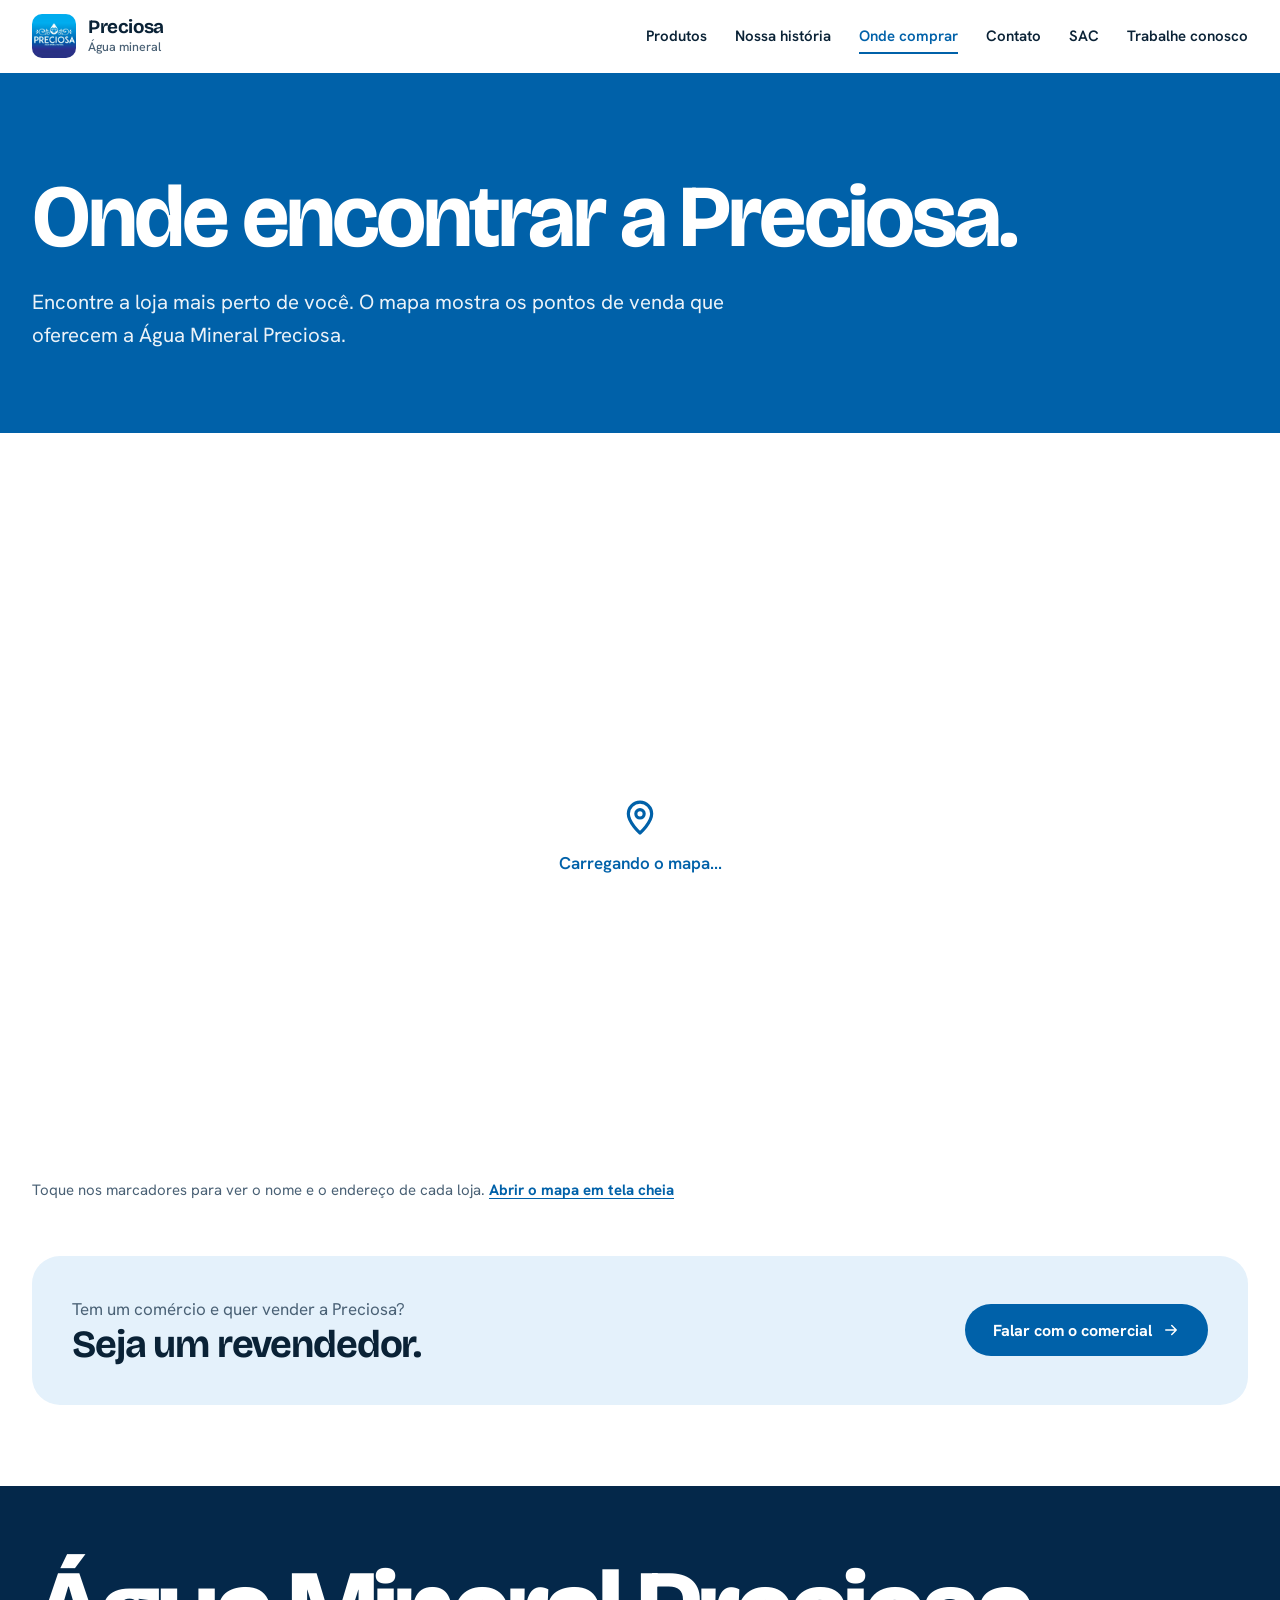
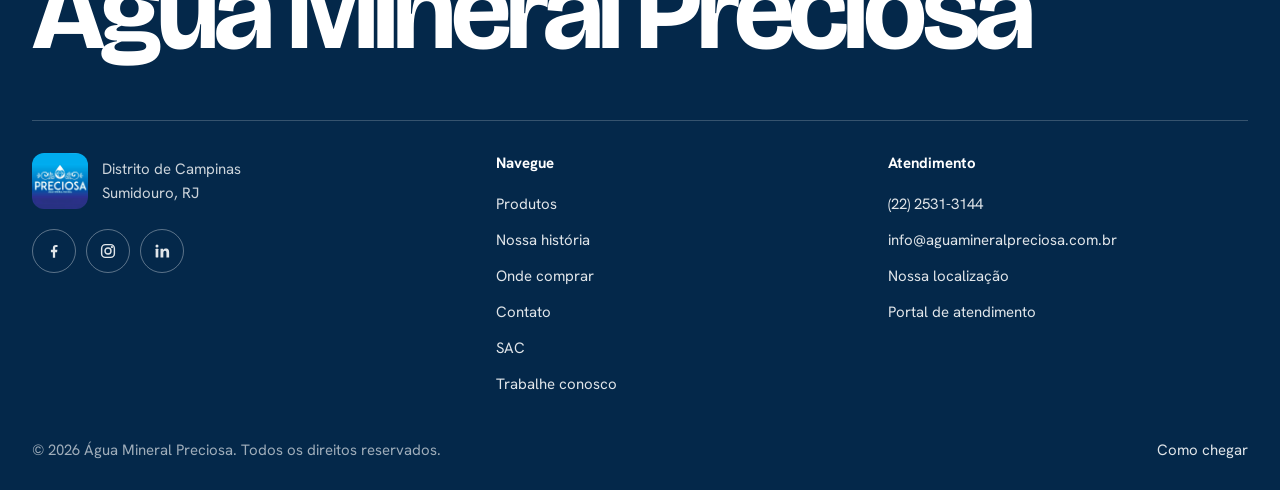
<file: onde-comprar.html>
<!doctype html>
<html lang="pt-BR">
<head>
<meta charset="utf-8">
<meta name="viewport" content="width=device-width, initial-scale=1, viewport-fit=cover">
<title>Onde Comprar | Água Mineral Preciosa</title>
<meta name="claude:viewport-fit-sides" content="cover">
<meta name="description" content="Mapa das lojas que vendem a Água Mineral Preciosa.">
<meta name="theme-color" content="#0061a9">
<meta property="og:type" content="website">
<meta property="og:locale" content="pt_BR">
<meta property="og:site_name" content="Água Mineral Preciosa">
<meta property="og:title" content="Onde Comprar | Água Mineral Preciosa">
<meta property="og:description" content="Mapa das lojas que vendem a Água Mineral Preciosa.">
<meta property="og:image" content="assets/img/logo.png">
<link rel="icon" href="assets/img/logo.png">
<link rel="preload" href="assets/fonts/bricolage-grotesque.woff" as="font" type="font/woff" crossorigin>
<link rel="preload" href="assets/fonts/hanken-grotesk.woff" as="font" type="font/woff" crossorigin>
<link rel="stylesheet" href="assets/css/style.css?v=20261109a">
</head>
<body>

<a class="pular" href="#conteudo">Pular para o conteúdo</a>
<header class="cabecalho">
  <div class="caixa">
    <a class="marca" href="index.html" aria-label="Água Mineral Preciosa, página inicial">
      <img src="assets/img/logo.png" alt="" width="44" height="44">
      <span class="marca-nome">Preciosa<small>Água mineral</small></span>
    </a>
    <button class="menu-botao" type="button" aria-expanded="false" aria-controls="navegacao" aria-label="Abrir menu"><svg class="abrir" viewBox="0 0 24 24" width="24" height="24" fill="none" stroke="currentColor" stroke-width="1.9" stroke-linecap="round" stroke-linejoin="round" aria-hidden="true"><path d="M4 8h16M4 16h16"/></svg><svg class="fechar" viewBox="0 0 24 24" width="24" height="24" fill="none" stroke="currentColor" stroke-width="1.9" stroke-linecap="round" stroke-linejoin="round" aria-hidden="true"><path d="M6 6l12 12M18 6L6 18"/></svg></button>
    <nav class="nav" id="navegacao" aria-label="Menu principal">
      <ul><li><a href="index.html#produtos">Produtos</a></li><li><a href="index.html#historia">Nossa história</a></li><li><a href="onde-comprar.html" aria-current="page">Onde comprar</a></li><li><a href="contato.html">Contato</a></li><li><a href="sac.html">SAC</a></li><li><a href="trabalhe-conosco.html">Trabalhe conosco</a></li></ul>
    </nav>
  </div>
</header>
<main id="conteudo">

<section class="topo fundo-azul">
  <div class="bolhas" aria-hidden="true"><span></span><span></span><span></span><span></span><span></span><span></span></div>
  <div class="caixa" data-entra>
    <h1>Onde encontrar a Preciosa.</h1>
    <p>Encontre a loja mais perto de você. O mapa mostra os pontos de venda que oferecem a Água Mineral Preciosa.</p>
  </div>
</section>
<section class="secao">
  <div class="caixa">
    <div class="mapa mapa-lojas">
        <div class="mapa-aviso" aria-hidden="true"><svg viewBox="0 0 24 24" width="24" height="24" fill="none" stroke="currentColor" stroke-width="1.9" stroke-linecap="round" stroke-linejoin="round" aria-hidden="true"><path d="M12 21s-7-6.2-7-11.5a7 7 0 0 1 14 0C19 14.8 12 21 12 21z"/><circle cx="12" cy="9.5" r="2.5"/></svg><span>Carregando o mapa...</span></div>
        <iframe src="https://www.google.com/maps/d/u/0/embed?mid=1zrBTY723HBqI03DYFvtwYbn1VVQi54M&ehbc=2E312F" title="Mapa das lojas que vendem a Água Mineral Preciosa" width="640" height="480" style="border:0;" allowfullscreen="" loading="lazy" referrerpolicy="strict-origin-when-cross-origin"></iframe>
      </div>
    <p class="mapa-nota">Toque nos marcadores para ver o nome e o endereço de cada loja. <a href="https://www.google.com/maps/d/u/0/viewer?mid=1zrBTY723HBqI03DYFvtwYbn1VVQi54M" target="_blank" rel="noopener">Abrir o mapa em tela cheia</a></p>
    <div class="faixa-fone">
      <div><p>Tem um comércio e quer vender a Preciosa?</p><strong>Seja um revendedor.</strong></div>
      <a class="botao botao-azul" href="contato.html">Falar com o comercial <svg class="seta" viewBox="0 0 24 24" width="24" height="24" fill="none" stroke="currentColor" stroke-width="1.9" stroke-linecap="round" stroke-linejoin="round" aria-hidden="true"><path d="M5 12h14M13 6l6 6-6 6"/></svg></a>
    </div>
  </div>
</section>

</main>

<footer class="rodape">
  <div class="caixa">
    <p class="rodape-nome">Água Mineral Preciosa</p>
    <div class="rodape-grade">
      <div>
        <div class="rodape-marca">
          <img src="assets/img/logo.png" alt="" width="56" height="56">
          <span>Distrito de Campinas<br>Sumidouro, RJ</span>
        </div>
        <div class="rodape-redes"><a href="https://www.facebook.com/aguamineralpreciosa/" target="_blank" rel="noopener" aria-label="Facebook"><svg viewBox="0 0 24 24" width="24" height="24" fill="currentColor" aria-hidden="true"><path d="M13.5 21v-7.5h2.6l.4-3.2h-3V8.4c0-.9.3-1.6 1.6-1.6h1.6V4c-.3 0-1.2-.1-2.3-.1-2.3 0-3.9 1.4-3.9 4v2.4H7.9v3.2h2.6V21z"/></svg></a><a href="https://www.instagram.com/aguamineralpreciosa/" target="_blank" rel="noopener" aria-label="Instagram"><svg viewBox="0 0 24 24" width="24" height="24" fill="none" stroke="currentColor" stroke-width="1.9" stroke-linecap="round" stroke-linejoin="round" aria-hidden="true"><rect x="3.5" y="3.5" width="17" height="17" rx="5"/><circle cx="12" cy="12" r="4"/><circle cx="17.2" cy="6.8" r=".6" fill="currentColor"/></svg></a><a href="https://www.linkedin.com/company/%C3%A1gua-mineral-preciosa" target="_blank" rel="noopener" aria-label="LinkedIn"><svg viewBox="0 0 24 24" width="24" height="24" fill="currentColor" aria-hidden="true"><rect x="3.5" y="9" width="3.6" height="11.5" rx=".5"/><circle cx="5.3" cy="5.3" r="2"/><path d="M10 9h3.4v1.6c.6-1 1.9-1.9 3.8-1.9 3.6 0 4.3 2.4 4.3 5.4v6.4h-3.6v-5.7c0-1.4 0-3.1-1.9-3.1s-2.2 1.5-2.2 3v5.8H10z"/></svg></a></div>
      </div>
      <div>
        <h2>Navegue</h2>
        <ul>
          <li><a href="index.html#produtos">Produtos</a></li>
          <li><a href="index.html#historia">Nossa história</a></li>
          <li><a href="onde-comprar.html">Onde comprar</a></li>
          <li><a href="contato.html">Contato</a></li>
          <li><a href="sac.html">SAC</a></li>
          <li><a href="trabalhe-conosco.html">Trabalhe conosco</a></li>
        </ul>
      </div>
      <div>
        <h2>Atendimento</h2>
        <ul>
          <li><a href="tel:+552225313144">(22) 2531-3144</a></li>
          <li><a href="mailto:info@aguamineralpreciosa.com.br">info@aguamineralpreciosa.com.br</a></li>
          <li><a href="https://maps.app.goo.gl/1JVVENBnwkjkBkMn6" target="_blank" rel="noopener">Nossa localização</a></li>
          <li><a href="https://portal.aguamineralpreciosa.com.br" target="_blank" rel="noopener">Portal de atendimento</a></li>
        </ul>
      </div>
    </div>
    <div class="rodape-base">
      <span>© <span data-ano>2026</span> Água Mineral Preciosa. Todos os direitos reservados.</span>
      <a href="https://www.google.com/maps/dir/?api=1&destination=-22.1645905,-42.6588472" target="_blank" rel="noopener">Como chegar</a>
    </div>
  </div>
</footer>

<script src="assets/js/site.js?v=20261109a"></script>
</body>
</html>
</file>
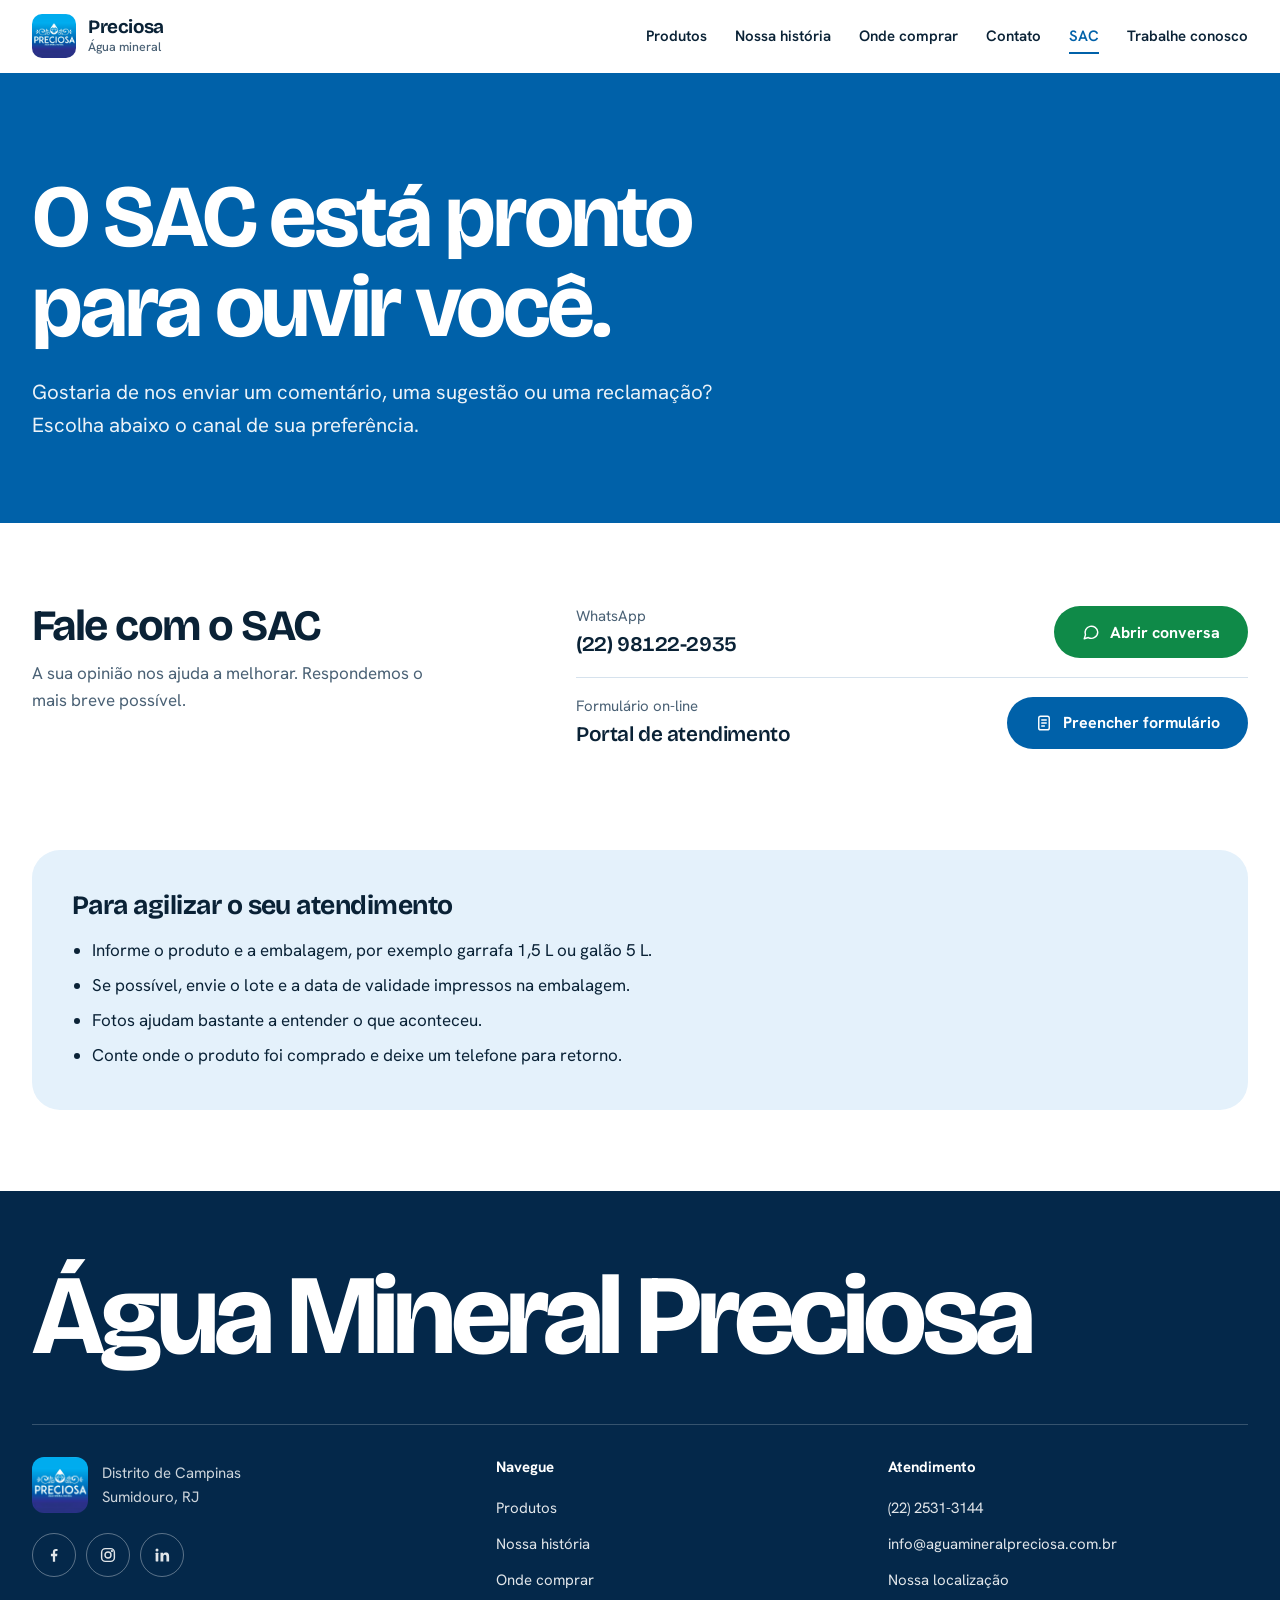
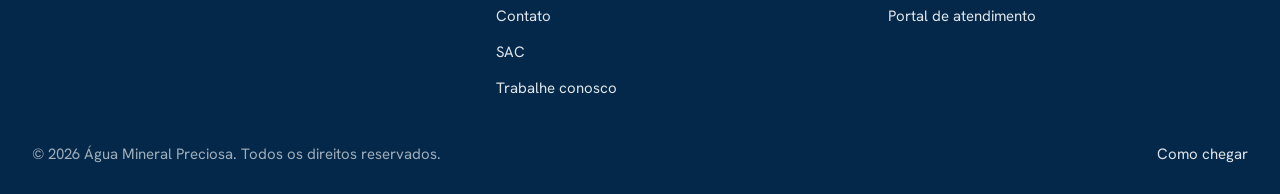
<file: sac.html>
<!doctype html>
<html lang="pt-BR">
<head>
<meta charset="utf-8">
<meta name="viewport" content="width=device-width, initial-scale=1, viewport-fit=cover">
<title>SAC | Água Mineral Preciosa</title>
<meta name="claude:viewport-fit-sides" content="cover">
<meta name="description" content="Serviço de Atendimento ao Consumidor da Água Mineral Preciosa.">
<meta name="theme-color" content="#0061a9">
<meta property="og:type" content="website">
<meta property="og:locale" content="pt_BR">
<meta property="og:site_name" content="Água Mineral Preciosa">
<meta property="og:title" content="SAC | Água Mineral Preciosa">
<meta property="og:description" content="Serviço de Atendimento ao Consumidor da Água Mineral Preciosa.">
<meta property="og:image" content="assets/img/logo.png">
<link rel="icon" href="assets/img/logo.png">
<link rel="preload" href="assets/fonts/bricolage-grotesque.woff" as="font" type="font/woff" crossorigin>
<link rel="preload" href="assets/fonts/hanken-grotesk.woff" as="font" type="font/woff" crossorigin>
<link rel="stylesheet" href="assets/css/style.css?v=20261109a">
</head>
<body>

<a class="pular" href="#conteudo">Pular para o conteúdo</a>
<header class="cabecalho">
  <div class="caixa">
    <a class="marca" href="index.html" aria-label="Água Mineral Preciosa, página inicial">
      <img src="assets/img/logo.png" alt="" width="44" height="44">
      <span class="marca-nome">Preciosa<small>Água mineral</small></span>
    </a>
    <button class="menu-botao" type="button" aria-expanded="false" aria-controls="navegacao" aria-label="Abrir menu"><svg class="abrir" viewBox="0 0 24 24" width="24" height="24" fill="none" stroke="currentColor" stroke-width="1.9" stroke-linecap="round" stroke-linejoin="round" aria-hidden="true"><path d="M4 8h16M4 16h16"/></svg><svg class="fechar" viewBox="0 0 24 24" width="24" height="24" fill="none" stroke="currentColor" stroke-width="1.9" stroke-linecap="round" stroke-linejoin="round" aria-hidden="true"><path d="M6 6l12 12M18 6L6 18"/></svg></button>
    <nav class="nav" id="navegacao" aria-label="Menu principal">
      <ul><li><a href="index.html#produtos">Produtos</a></li><li><a href="index.html#historia">Nossa história</a></li><li><a href="onde-comprar.html">Onde comprar</a></li><li><a href="contato.html">Contato</a></li><li><a href="sac.html" aria-current="page">SAC</a></li><li><a href="trabalhe-conosco.html">Trabalhe conosco</a></li></ul>
    </nav>
  </div>
</header>
<main id="conteudo">

<section class="topo fundo-azul">
  <div class="bolhas" aria-hidden="true"><span></span><span></span><span></span><span></span><span></span><span></span></div>
  <div class="caixa" data-entra>
    <h1>O SAC está pronto para ouvir você.</h1>
    <p>Gostaria de nos enviar um comentário, uma sugestão ou uma reclamação? Escolha abaixo o canal de sua preferência.</p>
  </div>
</section>
<section class="secao">
  <div class="caixa">
    <article class="canal">
  <div class="canal-intro"><h2>Fale com o SAC</h2><p>A sua opinião nos ajuda a melhorar. Respondemos o mais breve possível.</p></div>
  <ul class="vias"><li class="via"><div class="via-info"><small>WhatsApp</small><span>(22) 98122-2935</span></div>
<a class="botao botao-wpp" href="https://wa.me/5522981222935" target="_blank" rel="noopener"><svg viewBox="0 0 24 24" width="24" height="24" fill="none" stroke="currentColor" stroke-width="1.9" stroke-linecap="round" stroke-linejoin="round" aria-hidden="true"><path d="M21 12a8.5 8.5 0 0 1-12.6 7.4L3 21l1.6-5.2A8.5 8.5 0 1 1 21 12z"/></svg>Abrir conversa</a></li><li class="via"><div class="via-info"><small>Formulário on-line</small><span>Portal de atendimento</span></div>
<a class="botao botao-azul" href="https://portal.aguamineralpreciosa.com.br/#/sac" target="_blank" rel="noopener"><svg viewBox="0 0 24 24" width="24" height="24" fill="none" stroke="currentColor" stroke-width="1.9" stroke-linecap="round" stroke-linejoin="round" aria-hidden="true"><rect x="5" y="3" width="14" height="18" rx="2.5"/><path d="M9 8h6M9 12h6M9 16h3.5"/></svg>Preencher formulário</a></li></ul>
</article>
    <div class="dicas">
      <h3>Para agilizar o seu atendimento</h3>
      <ul>
        <li>Informe o produto e a embalagem, por exemplo garrafa 1,5 L ou galão 5 L.</li>
        <li>Se possível, envie o lote e a data de validade impressos na embalagem.</li>
        <li>Fotos ajudam bastante a entender o que aconteceu.</li>
        <li>Conte onde o produto foi comprado e deixe um telefone para retorno.</li>
      </ul>
    </div>
  </div>
</section>

</main>

<footer class="rodape">
  <div class="caixa">
    <p class="rodape-nome">Água Mineral Preciosa</p>
    <div class="rodape-grade">
      <div>
        <div class="rodape-marca">
          <img src="assets/img/logo.png" alt="" width="56" height="56">
          <span>Distrito de Campinas<br>Sumidouro, RJ</span>
        </div>
        <div class="rodape-redes"><a href="https://www.facebook.com/aguamineralpreciosa/" target="_blank" rel="noopener" aria-label="Facebook"><svg viewBox="0 0 24 24" width="24" height="24" fill="currentColor" aria-hidden="true"><path d="M13.5 21v-7.5h2.6l.4-3.2h-3V8.4c0-.9.3-1.6 1.6-1.6h1.6V4c-.3 0-1.2-.1-2.3-.1-2.3 0-3.9 1.4-3.9 4v2.4H7.9v3.2h2.6V21z"/></svg></a><a href="https://www.instagram.com/aguamineralpreciosa/" target="_blank" rel="noopener" aria-label="Instagram"><svg viewBox="0 0 24 24" width="24" height="24" fill="none" stroke="currentColor" stroke-width="1.9" stroke-linecap="round" stroke-linejoin="round" aria-hidden="true"><rect x="3.5" y="3.5" width="17" height="17" rx="5"/><circle cx="12" cy="12" r="4"/><circle cx="17.2" cy="6.8" r=".6" fill="currentColor"/></svg></a><a href="https://www.linkedin.com/company/%C3%A1gua-mineral-preciosa" target="_blank" rel="noopener" aria-label="LinkedIn"><svg viewBox="0 0 24 24" width="24" height="24" fill="currentColor" aria-hidden="true"><rect x="3.5" y="9" width="3.6" height="11.5" rx=".5"/><circle cx="5.3" cy="5.3" r="2"/><path d="M10 9h3.4v1.6c.6-1 1.9-1.9 3.8-1.9 3.6 0 4.3 2.4 4.3 5.4v6.4h-3.6v-5.7c0-1.4 0-3.1-1.9-3.1s-2.2 1.5-2.2 3v5.8H10z"/></svg></a></div>
      </div>
      <div>
        <h2>Navegue</h2>
        <ul>
          <li><a href="index.html#produtos">Produtos</a></li>
          <li><a href="index.html#historia">Nossa história</a></li>
          <li><a href="onde-comprar.html">Onde comprar</a></li>
          <li><a href="contato.html">Contato</a></li>
          <li><a href="sac.html">SAC</a></li>
          <li><a href="trabalhe-conosco.html">Trabalhe conosco</a></li>
        </ul>
      </div>
      <div>
        <h2>Atendimento</h2>
        <ul>
          <li><a href="tel:+552225313144">(22) 2531-3144</a></li>
          <li><a href="mailto:info@aguamineralpreciosa.com.br">info@aguamineralpreciosa.com.br</a></li>
          <li><a href="https://maps.app.goo.gl/1JVVENBnwkjkBkMn6" target="_blank" rel="noopener">Nossa localização</a></li>
          <li><a href="https://portal.aguamineralpreciosa.com.br" target="_blank" rel="noopener">Portal de atendimento</a></li>
        </ul>
      </div>
    </div>
    <div class="rodape-base">
      <span>© <span data-ano>2026</span> Água Mineral Preciosa. Todos os direitos reservados.</span>
      <a href="https://www.google.com/maps/dir/?api=1&destination=-22.1645905,-42.6588472" target="_blank" rel="noopener">Como chegar</a>
    </div>
  </div>
</footer>

<script src="assets/js/site.js?v=20261109a"></script>
</body>
</html>
</file>
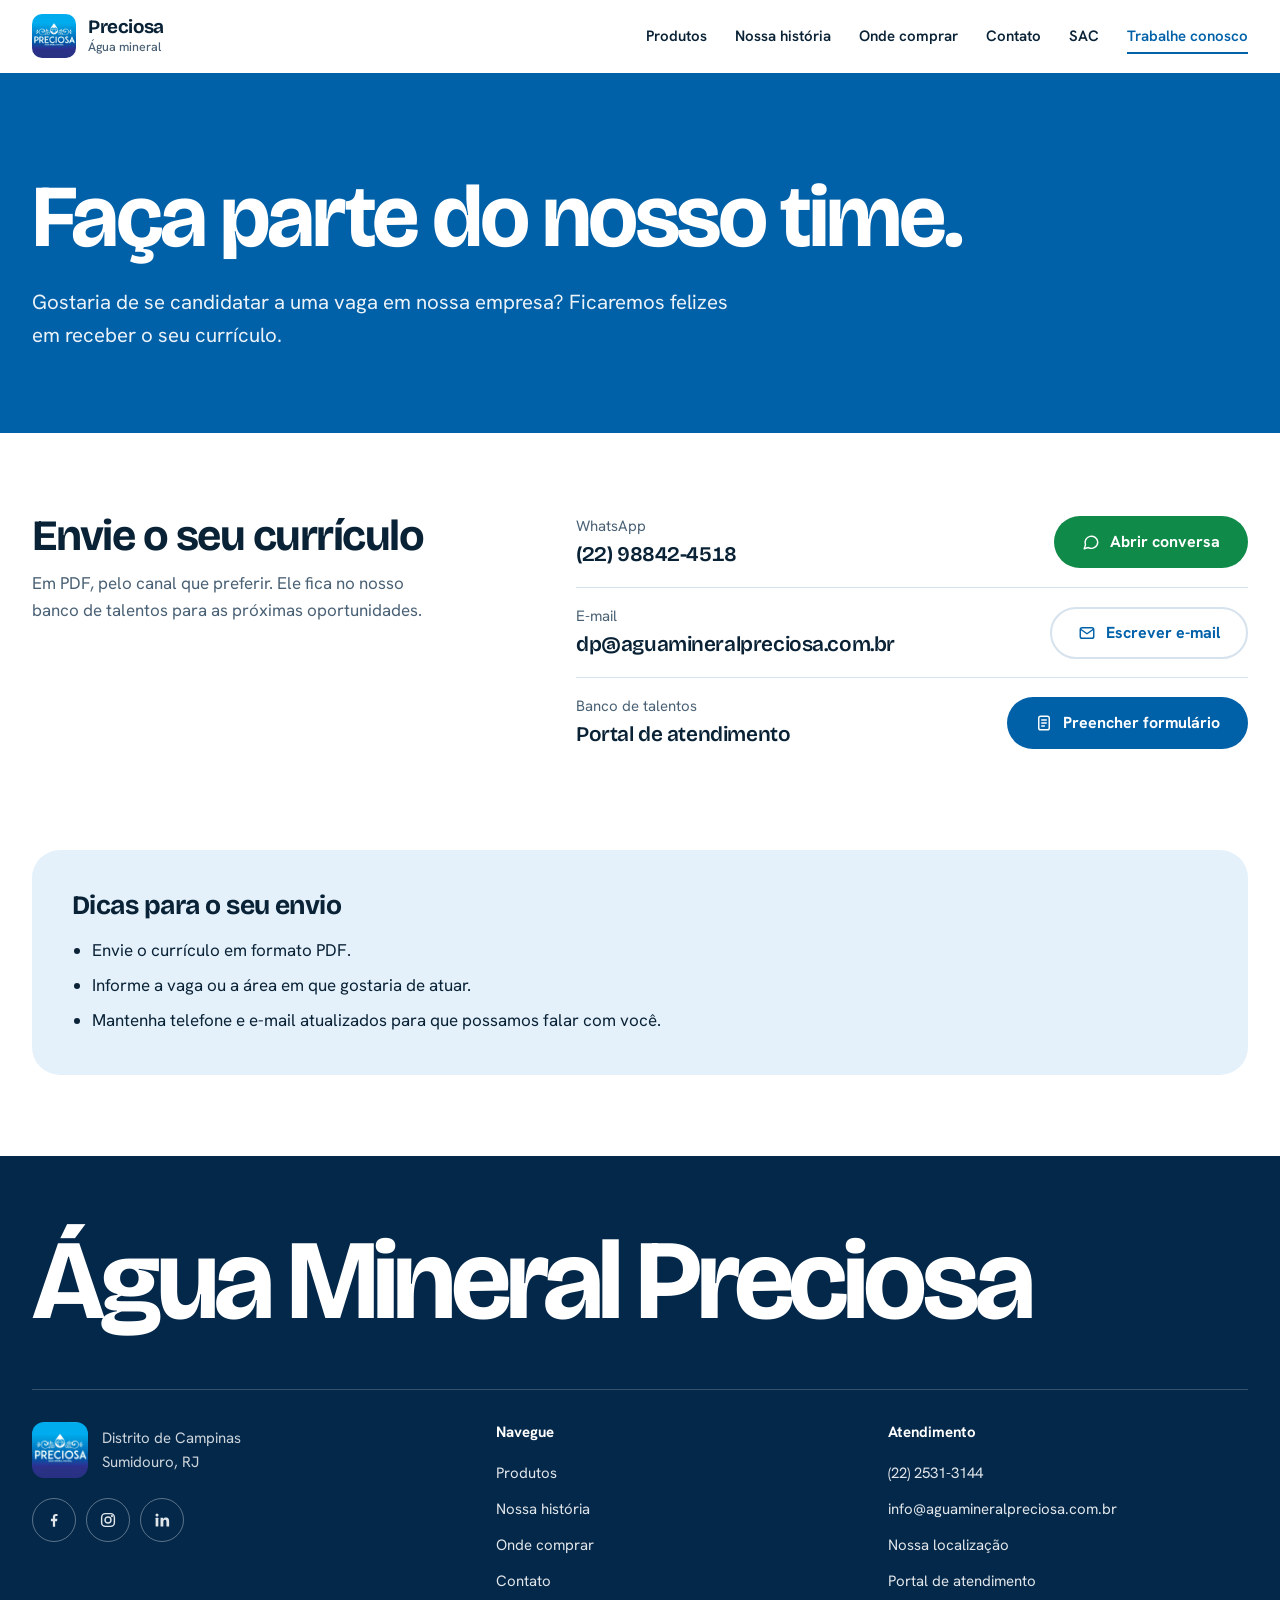
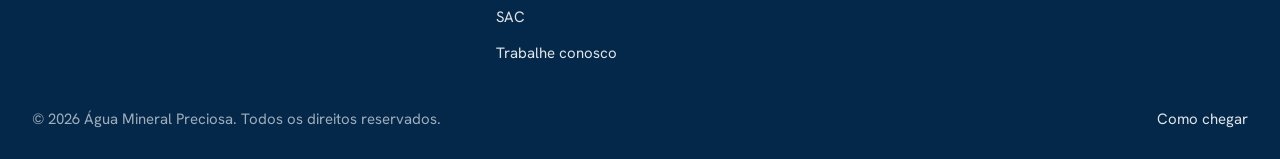
<file: trabalhe-conosco.html>
<!doctype html>
<html lang="pt-BR">
<head>
<meta charset="utf-8">
<meta name="viewport" content="width=device-width, initial-scale=1, viewport-fit=cover">
<title>Trabalhe Conosco | Água Mineral Preciosa</title>
<meta name="claude:viewport-fit-sides" content="cover">
<meta name="description" content="Envie seu currículo e faça parte do time da Água Mineral Preciosa.">
<meta name="theme-color" content="#0061a9">
<meta property="og:type" content="website">
<meta property="og:locale" content="pt_BR">
<meta property="og:site_name" content="Água Mineral Preciosa">
<meta property="og:title" content="Trabalhe Conosco | Água Mineral Preciosa">
<meta property="og:description" content="Envie seu currículo e faça parte do time da Água Mineral Preciosa.">
<meta property="og:image" content="assets/img/logo.png">
<link rel="icon" href="assets/img/logo.png">
<link rel="preload" href="assets/fonts/bricolage-grotesque.woff" as="font" type="font/woff" crossorigin>
<link rel="preload" href="assets/fonts/hanken-grotesk.woff" as="font" type="font/woff" crossorigin>
<link rel="stylesheet" href="assets/css/style.css?v=20261109a">
</head>
<body>

<a class="pular" href="#conteudo">Pular para o conteúdo</a>
<header class="cabecalho">
  <div class="caixa">
    <a class="marca" href="index.html" aria-label="Água Mineral Preciosa, página inicial">
      <img src="assets/img/logo.png" alt="" width="44" height="44">
      <span class="marca-nome">Preciosa<small>Água mineral</small></span>
    </a>
    <button class="menu-botao" type="button" aria-expanded="false" aria-controls="navegacao" aria-label="Abrir menu"><svg class="abrir" viewBox="0 0 24 24" width="24" height="24" fill="none" stroke="currentColor" stroke-width="1.9" stroke-linecap="round" stroke-linejoin="round" aria-hidden="true"><path d="M4 8h16M4 16h16"/></svg><svg class="fechar" viewBox="0 0 24 24" width="24" height="24" fill="none" stroke="currentColor" stroke-width="1.9" stroke-linecap="round" stroke-linejoin="round" aria-hidden="true"><path d="M6 6l12 12M18 6L6 18"/></svg></button>
    <nav class="nav" id="navegacao" aria-label="Menu principal">
      <ul><li><a href="index.html#produtos">Produtos</a></li><li><a href="index.html#historia">Nossa história</a></li><li><a href="onde-comprar.html">Onde comprar</a></li><li><a href="contato.html">Contato</a></li><li><a href="sac.html">SAC</a></li><li><a href="trabalhe-conosco.html" aria-current="page">Trabalhe conosco</a></li></ul>
    </nav>
  </div>
</header>
<main id="conteudo">

<section class="topo fundo-azul">
  <div class="bolhas" aria-hidden="true"><span></span><span></span><span></span><span></span><span></span><span></span></div>
  <div class="caixa" data-entra>
    <h1>Faça parte do nosso time.</h1>
    <p>Gostaria de se candidatar a uma vaga em nossa empresa? Ficaremos felizes em receber o seu currículo.</p>
  </div>
</section>
<section class="secao">
  <div class="caixa">
    <article class="canal">
  <div class="canal-intro"><h2>Envie o seu currículo</h2><p>Em PDF, pelo canal que preferir. Ele fica no nosso banco de talentos para as próximas oportunidades.</p></div>
  <ul class="vias"><li class="via"><div class="via-info"><small>WhatsApp</small><span>(22) 98842-4518</span></div>
<a class="botao botao-wpp" href="https://wa.me/5522988424518" target="_blank" rel="noopener"><svg viewBox="0 0 24 24" width="24" height="24" fill="none" stroke="currentColor" stroke-width="1.9" stroke-linecap="round" stroke-linejoin="round" aria-hidden="true"><path d="M21 12a8.5 8.5 0 0 1-12.6 7.4L3 21l1.6-5.2A8.5 8.5 0 1 1 21 12z"/></svg>Abrir conversa</a></li><li class="via"><div class="via-info"><small>E-mail</small><span>dp@aguamineralpreciosa.com.br</span></div>
<a class="botao botao-linha" href="mailto:dp@aguamineralpreciosa.com.br"><svg viewBox="0 0 24 24" width="24" height="24" fill="none" stroke="currentColor" stroke-width="1.9" stroke-linecap="round" stroke-linejoin="round" aria-hidden="true"><rect x="3" y="5" width="18" height="14" rx="2.5"/><path d="M3.5 7l8.5 6 8.5-6"/></svg>Escrever e-mail</a></li><li class="via"><div class="via-info"><small>Banco de talentos</small><span>Portal de atendimento</span></div>
<a class="botao botao-azul" href="https://portal.aguamineralpreciosa.com.br/#/trabalhe-conosco" target="_blank" rel="noopener"><svg viewBox="0 0 24 24" width="24" height="24" fill="none" stroke="currentColor" stroke-width="1.9" stroke-linecap="round" stroke-linejoin="round" aria-hidden="true"><rect x="5" y="3" width="14" height="18" rx="2.5"/><path d="M9 8h6M9 12h6M9 16h3.5"/></svg>Preencher formulário</a></li></ul>
</article>
    <div class="dicas">
      <h3>Dicas para o seu envio</h3>
      <ul>
        <li>Envie o currículo em formato PDF.</li>
        <li>Informe a vaga ou a área em que gostaria de atuar.</li>
        <li>Mantenha telefone e e-mail atualizados para que possamos falar com você.</li>
      </ul>
    </div>
  </div>
</section>

</main>

<footer class="rodape">
  <div class="caixa">
    <p class="rodape-nome">Água Mineral Preciosa</p>
    <div class="rodape-grade">
      <div>
        <div class="rodape-marca">
          <img src="assets/img/logo.png" alt="" width="56" height="56">
          <span>Distrito de Campinas<br>Sumidouro, RJ</span>
        </div>
        <div class="rodape-redes"><a href="https://www.facebook.com/aguamineralpreciosa/" target="_blank" rel="noopener" aria-label="Facebook"><svg viewBox="0 0 24 24" width="24" height="24" fill="currentColor" aria-hidden="true"><path d="M13.5 21v-7.5h2.6l.4-3.2h-3V8.4c0-.9.3-1.6 1.6-1.6h1.6V4c-.3 0-1.2-.1-2.3-.1-2.3 0-3.9 1.4-3.9 4v2.4H7.9v3.2h2.6V21z"/></svg></a><a href="https://www.instagram.com/aguamineralpreciosa/" target="_blank" rel="noopener" aria-label="Instagram"><svg viewBox="0 0 24 24" width="24" height="24" fill="none" stroke="currentColor" stroke-width="1.9" stroke-linecap="round" stroke-linejoin="round" aria-hidden="true"><rect x="3.5" y="3.5" width="17" height="17" rx="5"/><circle cx="12" cy="12" r="4"/><circle cx="17.2" cy="6.8" r=".6" fill="currentColor"/></svg></a><a href="https://www.linkedin.com/company/%C3%A1gua-mineral-preciosa" target="_blank" rel="noopener" aria-label="LinkedIn"><svg viewBox="0 0 24 24" width="24" height="24" fill="currentColor" aria-hidden="true"><rect x="3.5" y="9" width="3.6" height="11.5" rx=".5"/><circle cx="5.3" cy="5.3" r="2"/><path d="M10 9h3.4v1.6c.6-1 1.9-1.9 3.8-1.9 3.6 0 4.3 2.4 4.3 5.4v6.4h-3.6v-5.7c0-1.4 0-3.1-1.9-3.1s-2.2 1.5-2.2 3v5.8H10z"/></svg></a></div>
      </div>
      <div>
        <h2>Navegue</h2>
        <ul>
          <li><a href="index.html#produtos">Produtos</a></li>
          <li><a href="index.html#historia">Nossa história</a></li>
          <li><a href="onde-comprar.html">Onde comprar</a></li>
          <li><a href="contato.html">Contato</a></li>
          <li><a href="sac.html">SAC</a></li>
          <li><a href="trabalhe-conosco.html">Trabalhe conosco</a></li>
        </ul>
      </div>
      <div>
        <h2>Atendimento</h2>
        <ul>
          <li><a href="tel:+552225313144">(22) 2531-3144</a></li>
          <li><a href="mailto:info@aguamineralpreciosa.com.br">info@aguamineralpreciosa.com.br</a></li>
          <li><a href="https://maps.app.goo.gl/1JVVENBnwkjkBkMn6" target="_blank" rel="noopener">Nossa localização</a></li>
          <li><a href="https://portal.aguamineralpreciosa.com.br" target="_blank" rel="noopener">Portal de atendimento</a></li>
        </ul>
      </div>
    </div>
    <div class="rodape-base">
      <span>© <span data-ano>2026</span> Água Mineral Preciosa. Todos os direitos reservados.</span>
      <a href="https://www.google.com/maps/dir/?api=1&destination=-22.1645905,-42.6588472" target="_blank" rel="noopener">Como chegar</a>
    </div>
  </div>
</footer>

<script src="assets/js/site.js?v=20261109a"></script>
</body>
</html>
</file>
<file: assets/css/style.css>
/* Água Mineral Preciosa · remodelagem de novembro de 2026
   Conceito: uma seção por tela. Azul da marca em faixas inteiras, branco no restante,
   fotos reais dos produtos em tamanho grande e tipografia de título com personalidade.
   Bordas esquerda e direita iguais em todas as seções (classe .caixa). */

@font-face {
  font-family: "Bricolage Grotesque";
  src: url("../fonts/bricolage-grotesque.woff") format("woff");
  font-weight: 500 800;
  font-display: swap;
}
@font-face {
  font-family: "Hanken Grotesk";
  src: url("../fonts/hanken-grotesk.woff") format("woff");
  font-weight: 400 700;
  font-display: swap;
}

:root {
  --azul: #0061a9;
  --azul-forte: #004f8c;
  --noite: #04284a;
  --agua: #e4f1fb;
  --papel: #fcfcfc;
  --branco: #ffffff;
  --tinta: #0a2236;
  --tinta-2: #4a6175;
  --linha: #d6e2ed;
  --gas: #ef8a22;
  --wpp: #0f8a48;

  --titulo: "Bricolage Grotesque", "Segoe UI", system-ui, sans-serif;
  --texto: "Hanken Grotesk", "Segoe UI", system-ui, sans-serif;

  --t-h1: clamp(2.6rem, 1.2rem + 5.4vw, 5.6rem);
  --t-h2: clamp(2rem, 1.1rem + 3.2vw, 3.6rem);
  --t-h3: clamp(1.3rem, 1.1rem + .7vw, 1.7rem);
  --t-lead: clamp(1.06rem, 1rem + .35vw, 1.3rem);
  --t-base: 1.0625rem;
  --t-peq: .9375rem;

  --cab: 72px;
  --largura: 1240px;
  --raio: 28px;
  --raio-p: 14px;
  --suave: cubic-bezier(.22, .8, .24, 1);
  color-scheme: light;
}

*, *::before, *::after { box-sizing: border-box; }
html { scroll-behavior: smooth; scroll-padding-top: var(--cab); }
body {
  margin: 0;
  background: var(--branco);
  color: var(--tinta);
  font-family: var(--texto);
  font-size: var(--t-base);
  line-height: 1.6;
  -webkit-font-smoothing: antialiased;
  text-rendering: optimizeLegibility;
}
body::before {
  content: "";
  position: fixed;
  inset: 0 0 auto;
  height: env(safe-area-inset-top, 0px);
  z-index: 60;
  background: var(--branco);
}
img { max-width: 100%; display: block; }
a { color: var(--azul); text-underline-offset: .18em; }
p { margin: 0; }
h1, h2, h3 {
  margin: 0;
  font-family: var(--titulo);
  font-weight: 700;
  line-height: 1.02;
  letter-spacing: -0.035em;
  text-wrap: balance;
}
h1 { font-size: var(--t-h1); }
h2 { font-size: var(--t-h2); }
h3 { font-size: var(--t-h3); letter-spacing: -0.02em; line-height: 1.15; }
:focus-visible { outline: 3px solid #5fb2ee; outline-offset: 3px; border-radius: 8px; }
::selection { background: var(--azul); color: var(--branco); }

.caixa {
  width: 100%;
  max-width: calc(var(--largura) + 64px);
  margin-inline: auto;
  padding-left: max(16px, env(safe-area-inset-left, 0px));
  padding-right: max(16px, env(safe-area-inset-right, 0px));
}
@media (min-width: 700px) {
  .caixa {
    padding-left: max(32px, env(safe-area-inset-left, 0px));
    padding-right: max(32px, env(safe-area-inset-right, 0px));
  }
}

.so-leitor {
  position: absolute; width: 1px; height: 1px; overflow: hidden;
  clip: rect(0 0 0 0); white-space: nowrap;
}
.pular {
  position: fixed; left: 12px; top: -80px; z-index: 100;
  background: var(--noite); color: var(--branco);
  padding: 12px 18px; border-radius: 999px; font-weight: 600;
}
.pular:focus { top: calc(env(safe-area-inset-top, 0px) + 12px); }

/* ---------- Cabeçalho ---------- */
.cabecalho {
  position: sticky;
  top: env(safe-area-inset-top, 0px);
  z-index: 50;
  background: var(--branco);
  border-bottom: 1px solid transparent;
  transition: border-color .3s;
}
.cabecalho.rolou { border-bottom-color: var(--linha); }
.cabecalho .caixa {
  display: flex; align-items: center; justify-content: space-between;
  gap: 20px; height: var(--cab);
}
.marca { display: flex; align-items: center; gap: 12px; text-decoration: none; color: var(--tinta); min-width: 0; }
.marca img { width: 44px; height: 44px; border-radius: 10px; flex: none; }
.marca-nome { font-family: var(--titulo); font-weight: 700; font-size: 1.18rem; letter-spacing: -0.02em; line-height: 1; white-space: nowrap; }
.marca-nome small { display: block; font-family: var(--texto); font-weight: 500; font-size: .78rem; letter-spacing: 0; color: var(--tinta-2); margin-top: 4px; }

.nav ul { list-style: none; margin: 0; padding: 0; display: flex; gap: 28px; }
.nav a {
  position: relative; display: block; padding: 8px 0;
  color: var(--tinta); text-decoration: none; font-weight: 600; font-size: var(--t-peq);
}
.nav a::after {
  content: ""; position: absolute; left: 0; right: 0; bottom: 2px; height: 2px;
  background: var(--azul); transform: scaleX(0); transform-origin: left;
  transition: transform .35s var(--suave);
}
.nav a:hover::after, .nav a[aria-current="page"]::after { transform: scaleX(1); }
.nav a[aria-current="page"] { color: var(--azul); }

.menu-botao {
  display: none; width: 46px; height: 46px; border: 0; border-radius: 50%;
  background: var(--agua); color: var(--azul); cursor: pointer; place-items: center; flex: none;
}
.menu-botao svg { width: 22px; height: 22px; }
.menu-botao .fechar { display: none; }
.menu-botao[aria-expanded="true"] .abrir { display: none; }
.menu-botao[aria-expanded="true"] .fechar { display: block; }

@media (max-width: 1080px) {
  .menu-botao { display: grid; }
  .nav {
    position: fixed; inset: calc(var(--cab) + env(safe-area-inset-top, 0px)) 0 0 0;
    background: var(--azul); overflow-y: auto;
    padding-block: 24px 40px;
    padding-left: max(16px, env(safe-area-inset-left, 0px));
    padding-right: max(16px, env(safe-area-inset-right, 0px));
  }
  .js .nav:not(.aberta) { display: none; }
  .nav ul { flex-direction: column; gap: 0; }
  .nav a {
    color: var(--branco); font-family: var(--titulo); font-weight: 700;
    font-size: clamp(1.7rem, 7vw, 2.4rem); letter-spacing: -0.03em;
    padding: 14px 0; border-bottom: 1px solid rgba(255, 255, 255, .22);
  }
  .nav a::after { display: none; }
  .nav a[aria-current="page"] { color: #bfe0f8; }
}
@media (min-width: 700px) and (max-width: 1080px) {
  .nav { padding-left: max(32px, env(safe-area-inset-left, 0px)); padding-right: max(32px, env(safe-area-inset-right, 0px)); }
}

/* ---------- Botões ---------- */
.botao {
  display: inline-flex; align-items: center; justify-content: center; gap: 10px;
  min-height: 52px; padding: 0 26px; border-radius: 999px; border: 2px solid transparent;
  font-family: var(--texto); font-weight: 700; font-size: 1rem; text-decoration: none; cursor: pointer;
  transition: background-color .25s, color .25s, border-color .25s, transform .15s;
}
.botao svg { width: 18px; height: 18px; flex: none; transition: transform .3s var(--suave); }
.botao:hover svg.seta { transform: translateX(4px); }
.botao:active { transform: scale(.97); }
.botao-branco { background: var(--branco); color: var(--azul); }
.botao-branco:hover { background: var(--agua); }
.botao-vazado { border-color: rgba(255, 255, 255, .65); color: var(--branco); background: none; }
.botao-vazado:hover { background: var(--branco); color: var(--azul); border-color: var(--branco); }
.botao-azul { background: var(--azul); color: var(--branco); }
.botao-azul:hover { background: var(--azul-forte); }
.botao-linha { border-color: var(--linha); color: var(--azul); background: var(--branco); }
.botao-linha:hover { border-color: var(--azul); }
.botao-wpp { background: var(--wpp); color: var(--branco); }
.botao-wpp:hover { background: #0b733b; }

/* ---------- Telas (uma seção por tela) ---------- */
.tela { padding-block: clamp(56px, 9vh, 104px); }
@media (min-width: 900px) and (min-height: 620px) {
  .tela { min-height: calc(100svh - var(--cab)); display: flex; flex-direction: column; justify-content: center; }
}
.fundo-azul { background: var(--azul); color: var(--branco); position: relative; overflow: hidden; }
.fundo-noite { background: var(--noite); color: var(--branco); }
.fundo-agua { background: var(--agua); }
.fundo-azul h1, .fundo-azul h2, .fundo-noite h2 { color: var(--branco); }

/* Bolhas */
.bolhas { position: absolute; inset: 0; pointer-events: none; }
.bolhas span {
  position: absolute; bottom: -40px; border-radius: 50%;
  border: 1.5px solid rgba(255, 255, 255, .34);
  background: radial-gradient(circle at 30% 30%, rgba(255, 255, 255, .34), rgba(255, 255, 255, .03) 60%);
  animation: subir linear infinite;
}
.bolhas span:nth-child(1) { left: 6%;  width: 14px; height: 14px; animation-duration: 15s; animation-delay: -2s; }
.bolhas span:nth-child(2) { left: 21%; width: 8px;  height: 8px;  animation-duration: 12s; animation-delay: -7s; }
.bolhas span:nth-child(3) { left: 39%; width: 22px; height: 22px; animation-duration: 19s; animation-delay: -4s; }
.bolhas span:nth-child(4) { left: 57%; width: 10px; height: 10px; animation-duration: 13s; animation-delay: -9s; }
.bolhas span:nth-child(5) { left: 74%; width: 16px; height: 16px; animation-duration: 17s; animation-delay: -1s; }
.bolhas span:nth-child(6) { left: 91%; width: 9px;  height: 9px;  animation-duration: 12s; animation-delay: -6s; }
@keyframes subir {
  0%   { transform: translate(0, 0); opacity: 0; }
  10%  { opacity: 1; }
  50%  { transform: translate(14px, -55vh); }
  100% { transform: translate(-6px, -115vh); opacity: 0; }
}

/* ---------- Abertura ---------- */
.abertura { padding-block: clamp(40px, 6vh, 72px) 0; justify-content: space-between; }
.abertura-grade {
  position: relative; z-index: 1; flex: 1;
  display: grid; grid-template-columns: minmax(0, 1.1fr) minmax(0, .9fr);
  align-items: center; gap: clamp(32px, 5vw, 80px);
}
.abertura p.lead { margin-top: 28px; font-size: var(--t-lead); max-width: 30em; color: rgba(255, 255, 255, .92); }
.abertura-acoes { display: flex; flex-wrap: wrap; gap: 12px; margin-top: 36px; }

.abertura-foto { position: relative; display: grid; place-items: center; }
.anel {
  position: absolute; width: 100%; max-width: 520px; aspect-ratio: 1; border-radius: 50%;
  border: 1px solid rgba(255, 255, 255, .3);
  animation: ondular 6s ease-out infinite;
}
.anel + .anel { animation-delay: -3s; }
@keyframes ondular {
  0% { transform: scale(.74); opacity: .9; }
  100% { transform: scale(1.14); opacity: 0; }
}
.disco {
  position: relative; width: min(440px, 100%); aspect-ratio: 1; border-radius: 50%;
  background: var(--papel); overflow: hidden;
  box-shadow: 0 40px 80px -40px rgba(0, 20, 45, .7);
}
.disco img { width: 100%; height: 100%; object-fit: cover; object-position: 50% 30%; transform: scale(1.06); }
.selo {
  position: absolute; left: 4%; bottom: 2%; width: clamp(84px, 24%, 124px); aspect-ratio: 1;
  border-radius: 50%; overflow: hidden; background: var(--branco);
  border: 5px solid var(--branco);
  box-shadow: 0 16px 30px -14px rgba(0, 20, 45, .6);
}
.selo img { width: 100%; height: 100%; object-fit: cover; }

.fatos {
  position: relative; z-index: 1; list-style: none; margin: clamp(32px, 5vh, 56px) 0 0; padding: 0;
  display: grid; grid-template-columns: repeat(4, minmax(0, 1fr));
  border-top: 1px solid rgba(255, 255, 255, .28);
}
.fatos li { padding: 22px 24px 30px 0; min-width: 0; }
.fatos li + li { padding-left: 24px; border-left: 1px solid rgba(255, 255, 255, .28); }
.fatos strong {
  display: block; font-family: var(--titulo); font-weight: 700; font-size: clamp(1.8rem, 1.2rem + 1.6vw, 2.6rem);
  line-height: 1; letter-spacing: -0.035em; font-variant-numeric: tabular-nums;
}
.fatos strong small { font-size: .5em; font-weight: 600; letter-spacing: -0.01em; margin-left: 6px; }
.fatos span.rot { display: block; margin-top: 8px; font-size: var(--t-peq); color: rgba(255, 255, 255, .86); line-height: 1.35; }

/* Entrada, uma vez, ao carregar */
@media (prefers-reduced-motion: no-preference) {
  [data-entra] > * { animation: entra .9s var(--suave) both; }
  [data-entra] > *:nth-child(2) { animation-delay: .1s; }
  [data-entra] > *:nth-child(3) { animation-delay: .2s; }
  [data-entra] > *:nth-child(4) { animation-delay: .3s; }
  .abertura-foto .disco, .abertura-foto .selo { animation: surge 1.1s var(--suave) both .15s; }
  .abertura-foto .selo { animation-delay: .45s; }
  .fatos { animation: entra .9s var(--suave) both .4s; }
}
@keyframes entra { from { opacity: 0; transform: translateY(26px); } to { opacity: 1; transform: none; } }
@keyframes surge { from { opacity: 0; transform: scale(.9); } to { opacity: 1; transform: none; } }

@media (max-width: 900px) {
  .abertura-grade { grid-template-columns: 1fr; gap: 36px; }
  .abertura-foto { order: -1; justify-self: start; width: min(260px, 62vw); }
  .anel { max-width: 300px; }
  .fatos { grid-template-columns: repeat(2, minmax(0, 1fr)); }
  .fatos li { padding: 18px 16px 22px 0; }
  .fatos li + li { padding-left: 0; border-left: 0; }
  .fatos li:nth-child(even) { padding-left: 16px; border-left: 1px solid rgba(255, 255, 255, .28); }
  .fatos li:nth-child(n+3) { border-top: 1px solid rgba(255, 255, 255, .28); }
  .abertura-acoes .botao { flex: 1 1 100%; }
}

/* ---------- Produtos ---------- */
.produtos { background: var(--papel); }
.prod {
  display: grid; grid-template-columns: minmax(0, 5fr) minmax(0, 6fr);
  gap: clamp(32px, 5vw, 88px); align-items: center;
}
.prod-texto { min-width: 0; }
.prod-texto > p.sub { margin-top: 18px; color: var(--tinta-2); font-size: var(--t-lead); max-width: 26em; }
.prod-lista { margin-top: 32px; border-top: 1px solid var(--linha); }
.prod-item {
  position: relative; display: grid; grid-template-columns: 14px minmax(0, 1fr) auto; align-items: center; gap: 14px;
  width: 100%; min-height: 56px; padding: 8px 4px; border: 0; border-bottom: 1px solid var(--linha);
  background: none; color: var(--tinta-2); font: inherit; text-align: left; cursor: pointer;
  transition: color .25s, padding-left .35s var(--suave);
}
.prod-item .tampa { width: 12px; height: 12px; border-radius: 50%; background: var(--azul); opacity: .35; transition: opacity .25s, transform .35s var(--suave); }
.prod-item .tampa.gas { background: var(--gas); }
.prod-item .nome { font-family: var(--titulo); font-weight: 600; font-size: 1.25rem; letter-spacing: -0.02em; }
.prod-item .tipo { font-size: var(--t-peq); }
.prod-item:hover { color: var(--tinta); padding-left: 10px; }
.prod-item[aria-selected="true"] { color: var(--tinta); padding-left: 10px; }
.prod-item[aria-selected="true"] .tampa { opacity: 1; transform: scale(1.25); }
.prod-item .barra {
  position: absolute; left: 0; bottom: -1px; height: 2px; width: 100%;
  background: var(--azul); transform: scaleX(0); transform-origin: left;
}
.prod-item[aria-selected="true"] .barra { transform: scaleX(1); }
.prod.girando .prod-item[aria-selected="true"] .barra { animation: encher var(--tempo, 7s) linear both; }
@keyframes encher { from { transform: scaleX(0); } to { transform: scaleX(1); } }

.prod-painel { margin-top: 24px; min-height: 10.5em; }
.prod-painel p { font-size: var(--t-lead); max-width: 28em; }
.prod-dados { list-style: none; margin: 14px 0 0; padding: 0; display: flex; flex-wrap: wrap; gap: 6px 22px; color: var(--tinta-2); font-size: var(--t-peq); font-variant-numeric: tabular-nums; }
.prod-acoes { display: flex; flex-wrap: wrap; align-items: center; gap: 8px 22px; margin-top: 16px; }
.link-botao {
  display: inline-flex; align-items: center; gap: 8px; min-height: 44px; padding: 0; border: 0; background: none;
  color: var(--azul); font: inherit; font-weight: 700; cursor: pointer;
  text-decoration: underline; text-decoration-thickness: 2px; text-underline-offset: .28em;
  text-decoration-color: rgba(0, 97, 169, .3); transition: text-decoration-color .25s;
}
.link-botao:hover { text-decoration-color: var(--azul); }
.link-botao svg { width: 16px; height: 16px; }
.link-botao.discreto { color: var(--tinta-2); font-weight: 600; text-decoration-color: transparent; }
.link-botao.discreto:hover { color: var(--tinta); text-decoration-color: currentColor; }

.prod-fotos {
  position: relative; aspect-ratio: 838 / 859; max-width: 100%; max-height: 76svh; justify-self: center; width: 100%;
  border-radius: var(--raio); overflow: hidden; background: var(--papel);
}
.prod-fotos img {
  position: absolute; inset: 0; width: 100%; height: 100%; object-fit: contain;
  opacity: 0; transform: scale(1.03);
  transition: opacity .6s ease, transform 1s var(--suave);
}
.prod-fotos img.ativa { opacity: 1; transform: none; }
.prod-fotos:hover img.ativa { transform: scale(1.025); }

@media (max-width: 900px) {
  .prod { grid-template-columns: 1fr; gap: 24px; }
  .prod-lista {
    display: flex; gap: 8px; border-top: 0; overflow-x: auto; scrollbar-width: none;
    margin-inline: -16px; padding-inline: 16px; scroll-snap-type: x proximity;
  }
  .prod-lista::-webkit-scrollbar { display: none; }
  .prod-item {
    width: auto; flex: none; grid-template-columns: 12px auto; gap: 8px; min-height: 46px; padding: 0 16px;
    border: 1.5px solid var(--linha); border-radius: 999px; scroll-snap-align: start; overflow: hidden;
  }
  .prod-item:hover, .prod-item[aria-selected="true"] { padding-left: 16px; }
  .prod-item[aria-selected="true"] { border-color: var(--azul); background: var(--branco); }
  .prod-item .nome { font-size: 1rem; white-space: nowrap; }
  .prod-item .tipo { display: none; }
  .prod-item .barra { bottom: 0; }
  .prod-painel { min-height: 0; margin-top: 20px; }
  .prod-fotos { max-height: none; border-radius: 20px; }
}

/* Ficha técnica (janela) */
dialog.ficha {
  width: min(560px, calc(100vw - 32px)); max-height: calc(100svh - 32px); padding: 0; border: 0;
  border-radius: var(--raio); background: var(--branco); color: var(--tinta);
  box-shadow: 0 40px 100px -30px rgba(4, 40, 74, .6);
}
dialog.ficha::backdrop { background: rgba(4, 40, 74, .55); }
.ficha-topo { display: flex; align-items: flex-start; justify-content: space-between; gap: 16px; padding: 28px 28px 8px; }
.ficha-topo h3 { font-size: 1.6rem; }
.ficha-topo p { color: var(--tinta-2); margin-top: 4px; }
.ficha-fechar { width: 44px; height: 44px; flex: none; border: 0; border-radius: 50%; background: var(--agua); color: var(--azul); cursor: pointer; display: grid; place-items: center; }
.ficha-fechar svg { width: 20px; height: 20px; }
.ficha table { width: calc(100% - 56px); margin: 8px 28px 0; border-collapse: collapse; font-variant-numeric: tabular-nums; }
.ficha th, .ficha td { padding: 10px 0; border-top: 1px solid var(--linha); text-align: left; vertical-align: top; }
.ficha th { font-weight: 500; color: var(--tinta-2); padding-right: 16px; }
.ficha td { font-weight: 700; text-align: right; }
.ficha-base { padding: 20px 28px 28px; }

/* ---------- Origem (momento de texto) ---------- */
.origem h2 { font-size: clamp(2.1rem, 1rem + 4.4vw, 4.6rem); max-width: 17em; }
.origem h2 .p { opacity: var(--o, 1); transition: opacity .25s linear; }
.origem-texto {
  margin-top: clamp(40px, 7vh, 80px);
  display: grid; grid-template-columns: repeat(2, minmax(0, 1fr)); gap: 24px clamp(32px, 5vw, 80px);
  color: rgba(255, 255, 255, .86);
}
.origem-texto p { max-width: 34em; }
@media (max-width: 800px) { .origem-texto { grid-template-columns: 1fr; } }

/* ---------- Atendimento ---------- */
.atende { display: grid; grid-template-columns: minmax(0, 5fr) minmax(0, 7fr); gap: clamp(32px, 5vw, 88px); align-items: start; }
.atende-intro p { margin-top: 18px; color: var(--tinta-2); font-size: var(--t-lead); max-width: 22em; }
.atende-fone { margin-top: 36px; }
.atende-fone span { display: block; color: var(--tinta-2); font-size: var(--t-peq); }
.atende-fone a {
  font-family: var(--titulo); font-weight: 700; font-size: clamp(1.8rem, 1.3rem + 1.6vw, 2.6rem); letter-spacing: -0.03em;
  color: var(--tinta); text-decoration: none; font-variant-numeric: tabular-nums;
}
.atende-fone a:hover { color: var(--azul); }
.trilhos { list-style: none; margin: 0; padding: 0; border-top: 1px solid var(--linha); }
.trilho {
  display: grid; grid-template-columns: minmax(0, 1fr) 52px; align-items: center; gap: 20px;
  padding: 26px 0; border-bottom: 1px solid var(--linha); text-decoration: none; color: var(--tinta);
  transition: padding .4s var(--suave), background-color .3s;
}
.trilho h3 { transition: color .25s; }
.trilho p { margin-top: 6px; color: var(--tinta-2); max-width: 32em; }
.trilho .ir {
  width: 52px; height: 52px; border-radius: 50%; border: 1.5px solid var(--linha); color: var(--azul);
  display: grid; place-items: center; transition: background-color .25s, color .25s, border-color .25s;
}
.trilho .ir svg { width: 20px; height: 20px; transition: transform .35s var(--suave); }
.trilho:hover { padding-inline: 18px; background: var(--agua); }
.trilho:hover h3 { color: var(--azul); }
.trilho:hover .ir { background: var(--azul); border-color: var(--azul); color: var(--branco); }
.trilho:hover .ir svg { transform: translateX(3px); }
@media (max-width: 900px) {
  .atende { grid-template-columns: 1fr; }
  .trilho { padding: 20px 0; }
  .trilho:hover { padding-inline: 0; background: none; }
}

/* ---------- Mapas ---------- */
.visita h2 { max-width: 14em; }
.mapa {
  position: relative; margin-top: clamp(24px, 4vh, 40px); flex: 1; min-height: clamp(320px, 56svh, 620px);
  border-radius: var(--raio); overflow: hidden; background: var(--branco);
}
.mapa iframe { position: absolute; inset: 0; width: 100%; height: 100%; border: 0; }
.mapa-aviso {
  position: absolute; inset: 0; display: grid; place-content: center; justify-items: center; gap: 12px;
  padding: 24px; text-align: center; color: var(--azul); font-weight: 600;
}
.mapa-aviso svg { width: 40px; height: 40px; }
.mapa-nota { margin-top: 16px; color: var(--tinta-2); font-size: var(--t-peq); }
.mapa-nota a { font-weight: 700; }
@media (max-width: 700px) { .mapa { border-radius: 20px; } }

/* ---------- Fecho: redes ---------- */
.fecho .caixa { position: relative; z-index: 1; display: flex; flex-wrap: wrap; align-items: flex-end; justify-content: space-between; gap: 28px; padding-block: clamp(56px, 10vh, 104px); }
.fecho p { margin-top: 12px; color: rgba(255, 255, 255, .88); font-size: var(--t-lead); max-width: 24em; }
.redes { display: flex; flex-wrap: wrap; gap: 12px; }
.redes .botao svg { width: 20px; height: 20px; }

/* ---------- Páginas internas ---------- */
.topo { padding-block: clamp(56px, 11vh, 128px) clamp(48px, 9vh, 104px); }
.topo .caixa { position: relative; z-index: 1; }
.topo p { margin-top: 24px; font-size: var(--t-lead); max-width: 34em; color: rgba(255, 255, 255, .92); }
.secao { padding-block: clamp(56px, 9vh, 104px); }
.canal {
  display: grid; grid-template-columns: minmax(0, 5fr) minmax(0, 7fr); gap: 20px clamp(32px, 5vw, 88px);
  padding-block: clamp(32px, 5vh, 56px); border-top: 1px solid var(--linha);
}
.canal:first-child { border-top: 0; padding-top: 0; }
.canal:last-child { padding-bottom: 0; }
.canal-intro p { margin-top: 12px; color: var(--tinta-2); max-width: 24em; }
.vias { list-style: none; margin: 0; padding: 0; }
.via {
  display: flex; flex-wrap: wrap; align-items: center; justify-content: space-between; gap: 12px 20px;
  padding: 16px 0; border-bottom: 1px solid var(--linha);
}
.via:first-child { padding-top: 0; }
.via:last-child { border-bottom: 0; padding-bottom: 0; }
.via-info { display: flex; flex-direction: column; min-width: 0; }
.via-info small { font-size: var(--t-peq); color: var(--tinta-2); }
.via-info span { font-family: var(--titulo); font-weight: 600; font-size: 1.3rem; letter-spacing: -0.02em; overflow-wrap: anywhere; user-select: all; font-variant-numeric: tabular-nums; }
.dicas { margin-top: clamp(40px, 6vh, 64px); padding: clamp(24px, 4vw, 40px); border-radius: var(--raio); background: var(--agua); }
.dicas ul { margin: 16px 0 0; padding-left: 1.2em; display: grid; gap: 8px; max-width: 44em; }
.faixa-fone {
  margin-top: clamp(40px, 6vh, 64px); padding: clamp(24px, 4vw, 40px); border-radius: var(--raio);
  background: var(--agua); display: flex; flex-wrap: wrap; align-items: center; justify-content: space-between; gap: 20px;
}
.faixa-fone p { color: var(--tinta-2); }
.faixa-fone strong { display: block; font-family: var(--titulo); font-size: clamp(1.7rem, 1.3rem + 1.4vw, 2.4rem); letter-spacing: -0.03em; line-height: 1.1; font-variant-numeric: tabular-nums; }
@media (max-width: 800px) {
  .canal { grid-template-columns: 1fr; }
  .via .botao { width: 100%; }
  .via-info span { font-size: 1.15rem; }
  .faixa-fone .botao { width: 100%; }
}
.mapa-lojas { min-height: clamp(440px, 72svh, 760px); margin-top: 0; }

/* ---------- Rodapé ---------- */
.rodape { background: var(--noite); color: rgba(255, 255, 255, .8); font-size: var(--t-peq); }
.rodape .caixa { padding-block: clamp(48px, 8vh, 88px) 28px; }
.rodape-nome {
  font-family: var(--titulo); font-weight: 700; color: var(--branco); letter-spacing: -0.045em; line-height: .95;
  font-size: clamp(2.6rem, 1rem + 7.6vw, 8rem);
}
.rodape-grade {
  margin-top: clamp(32px, 6vh, 64px); padding-top: 32px; border-top: 1px solid rgba(255, 255, 255, .2);
  display: grid; grid-template-columns: minmax(0, 1.2fr) repeat(2, minmax(0, 1fr)); gap: 32px;
}
.rodape h2 { font-family: var(--texto); font-size: var(--t-peq); font-weight: 700; letter-spacing: 0; color: var(--branco); margin-bottom: 12px; line-height: 1.4; }
.rodape ul { list-style: none; margin: 0; padding: 0; }
.rodape li a, .rodape li span { display: inline-flex; align-items: center; min-height: 36px; }
.rodape a { color: rgba(255, 255, 255, .88); text-decoration: none; }
.rodape a:hover { color: var(--branco); text-decoration: underline; }
.rodape-marca { display: flex; align-items: center; gap: 14px; }
.rodape-marca img { width: 56px; height: 56px; border-radius: 12px; }
.rodape-redes { display: flex; gap: 10px; margin-top: 20px; }
.rodape-redes a { width: 44px; height: 44px; border-radius: 50%; border: 1px solid rgba(255, 255, 255, .35); display: grid; place-items: center; transition: background-color .25s, color .25s; }
.rodape-redes a:hover { background: var(--branco); color: var(--noite); text-decoration: none; }
.rodape-redes svg { width: 18px; height: 18px; }
.rodape-base { margin-top: 36px; display: flex; flex-wrap: wrap; justify-content: space-between; gap: 8px 24px; color: rgba(255, 255, 255, .62); }
@media (max-width: 800px) {
  .rodape-grade { grid-template-columns: repeat(2, minmax(0, 1fr)); }
  .rodape-grade > div:first-child { grid-column: 1 / -1; }
  .rodape-grade > div { min-width: 0; }
  .rodape a { overflow-wrap: anywhere; }
}
@media (max-width: 420px) { .rodape-grade { grid-template-columns: 1fr; } }

/* ---------- Movimento reduzido ---------- */
@media (prefers-reduced-motion: reduce) {
  html { scroll-behavior: auto; }
  *, *::before, *::after { animation: none !important; transition: none !important; }
  .bolhas, .anel { display: none; }
}

/* ---------- Ajustes de encaixe em uma tela ---------- */
.produtos { padding-block: clamp(40px, 6vh, 72px); }
.prod-texto > p.sub { max-width: none; margin-top: 14px; }
.prod-lista { margin-top: 24px; }
.prod-item { min-height: 50px; }
.prod-painel { margin-top: 20px; min-height: 9.2em; }
.selo { left: -1%; bottom: -1%; }
@media (max-width: 900px) {
  .prod-painel { min-height: 0; }
  .prod-item { min-height: 46px; }
}
@media (max-width: 520px) {
  .redes { width: 100%; }
  .redes .botao { flex: 1 1 100%; }
}
.canal-intro h2 { font-size: clamp(1.8rem, 1.2rem + 2vw, 2.7rem); }
</file>
